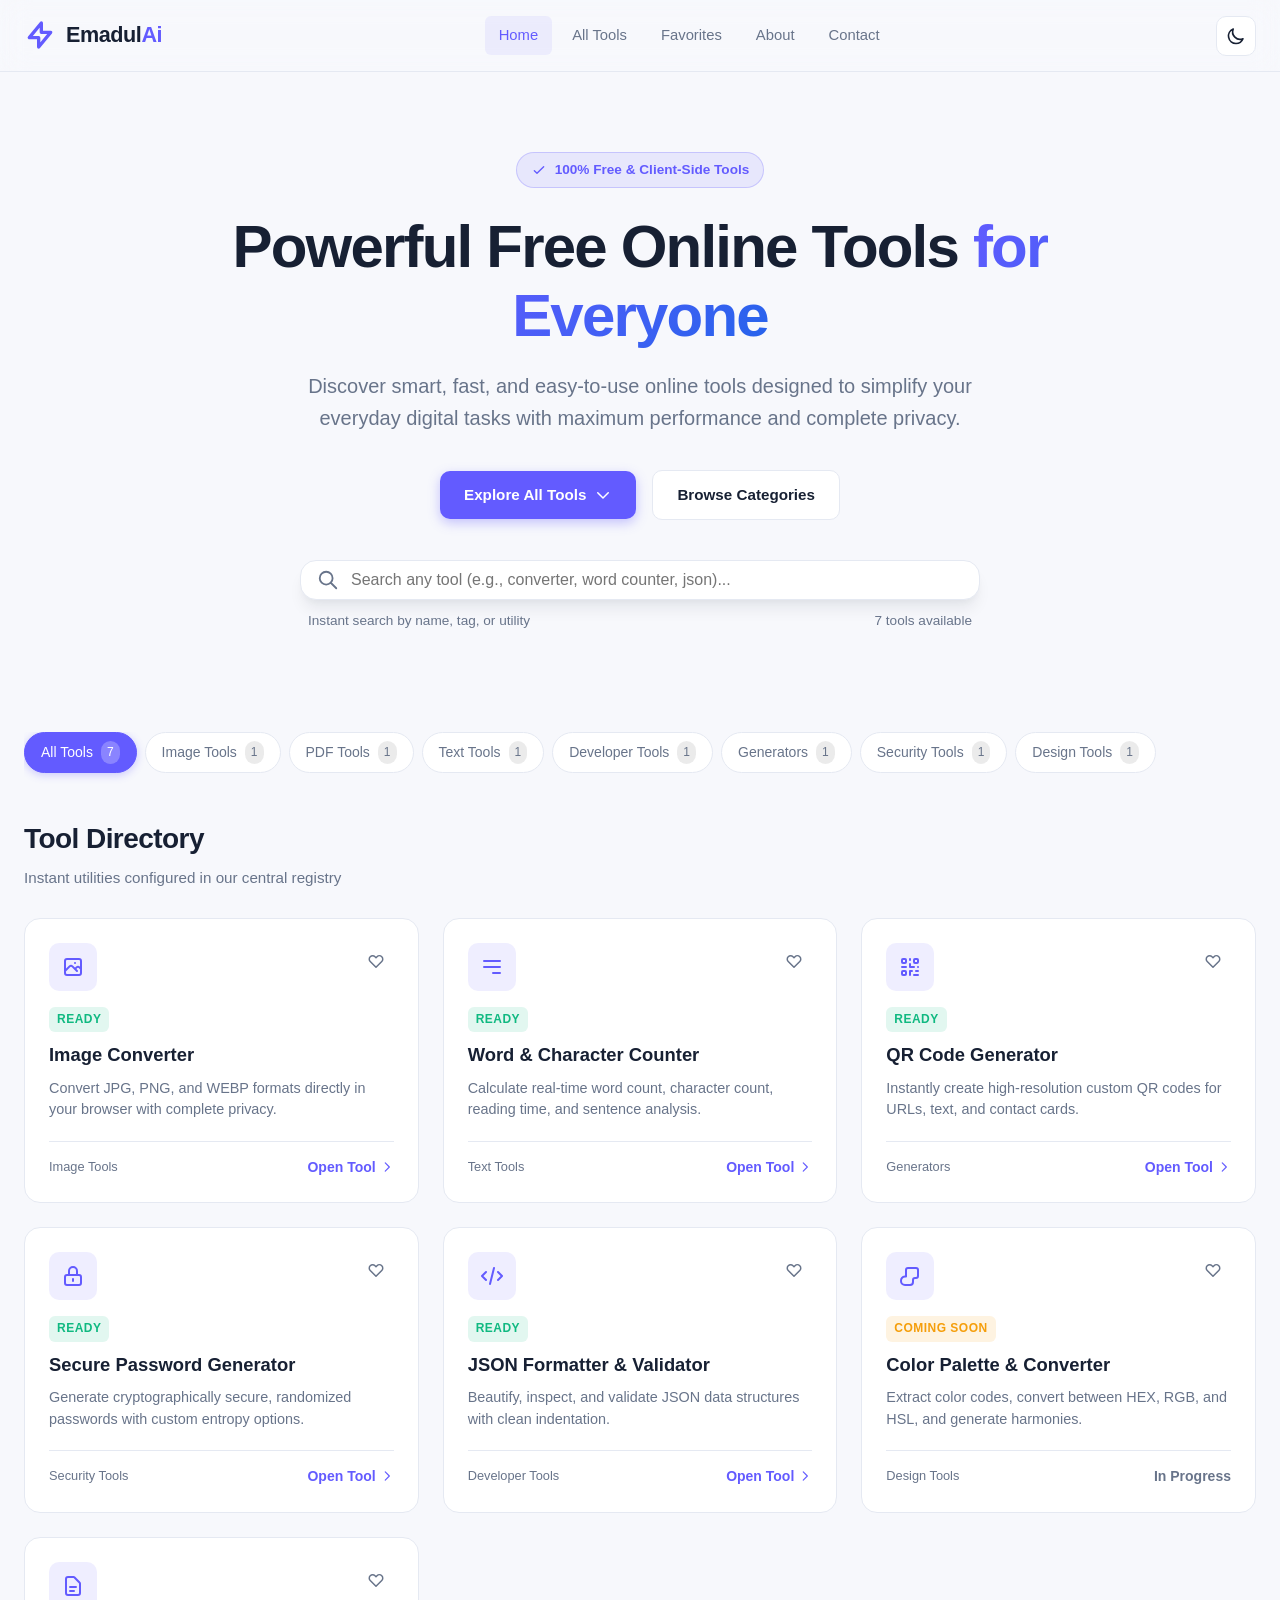
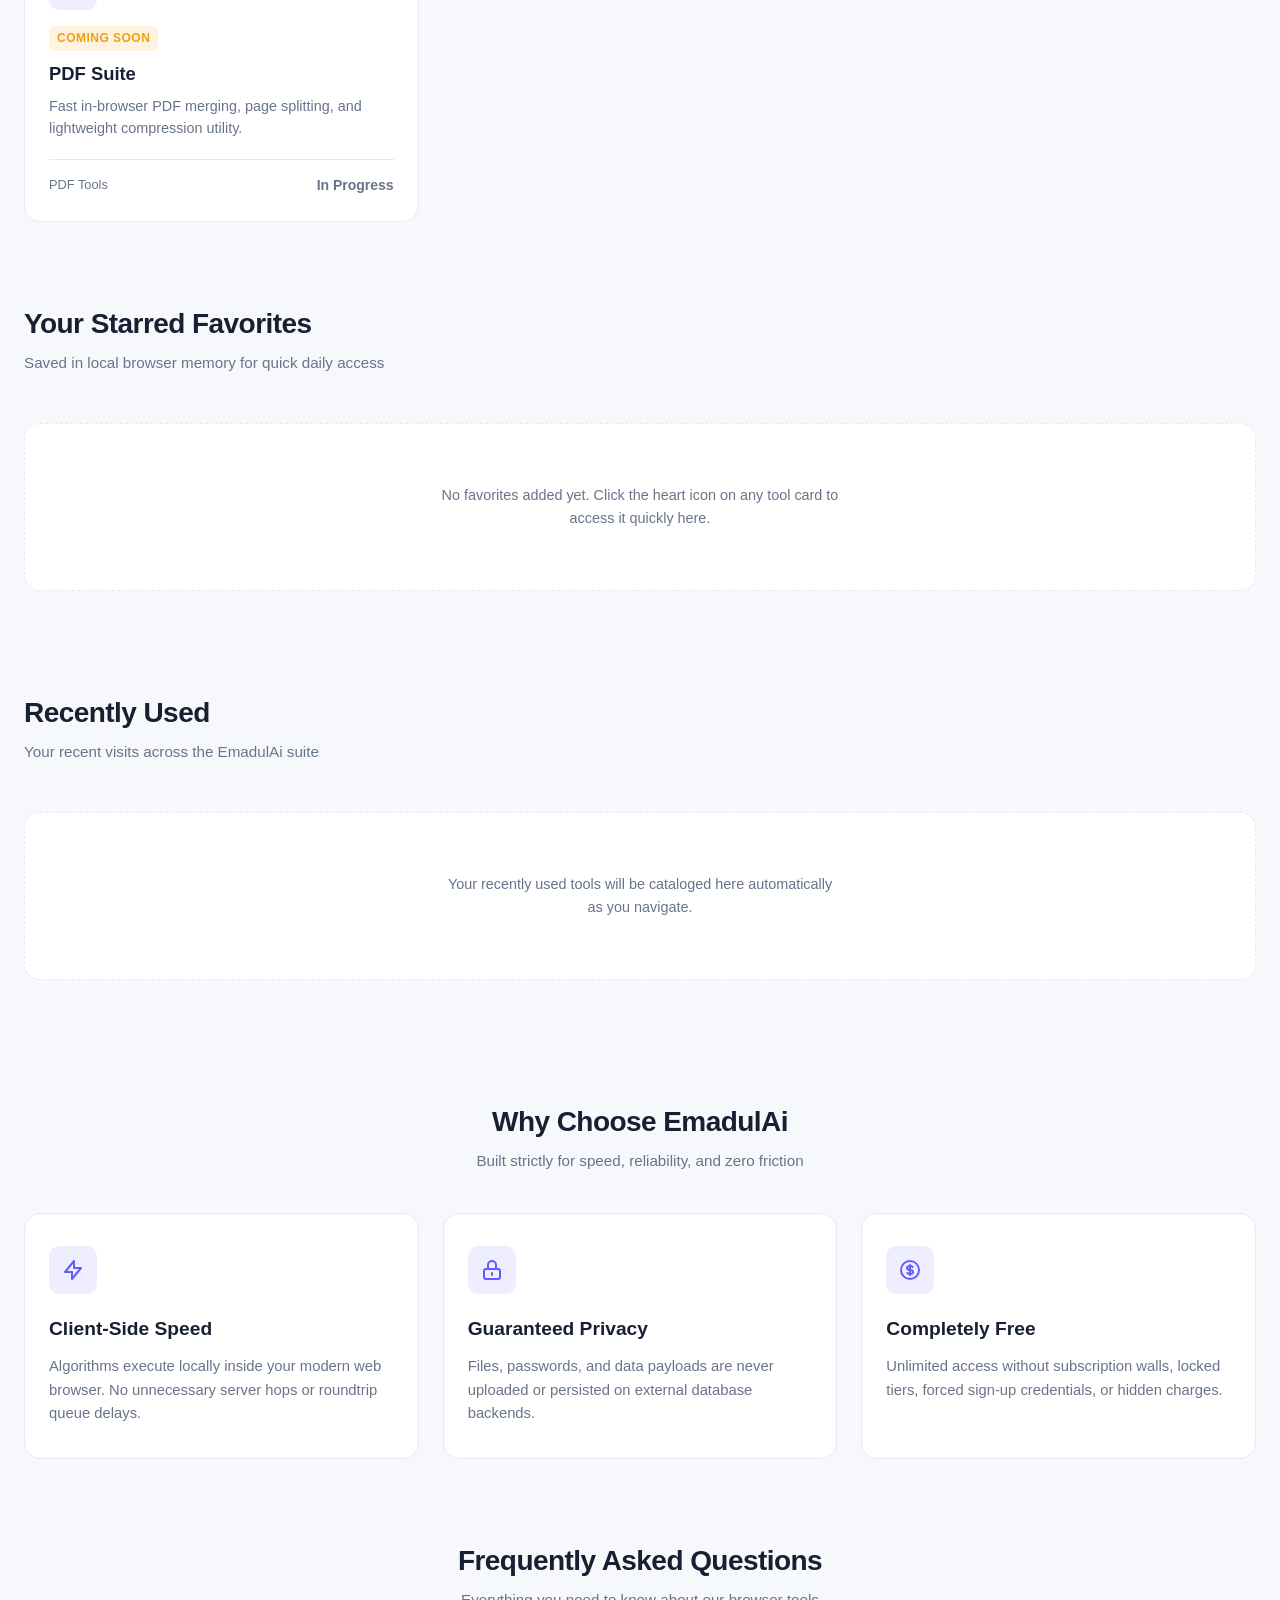
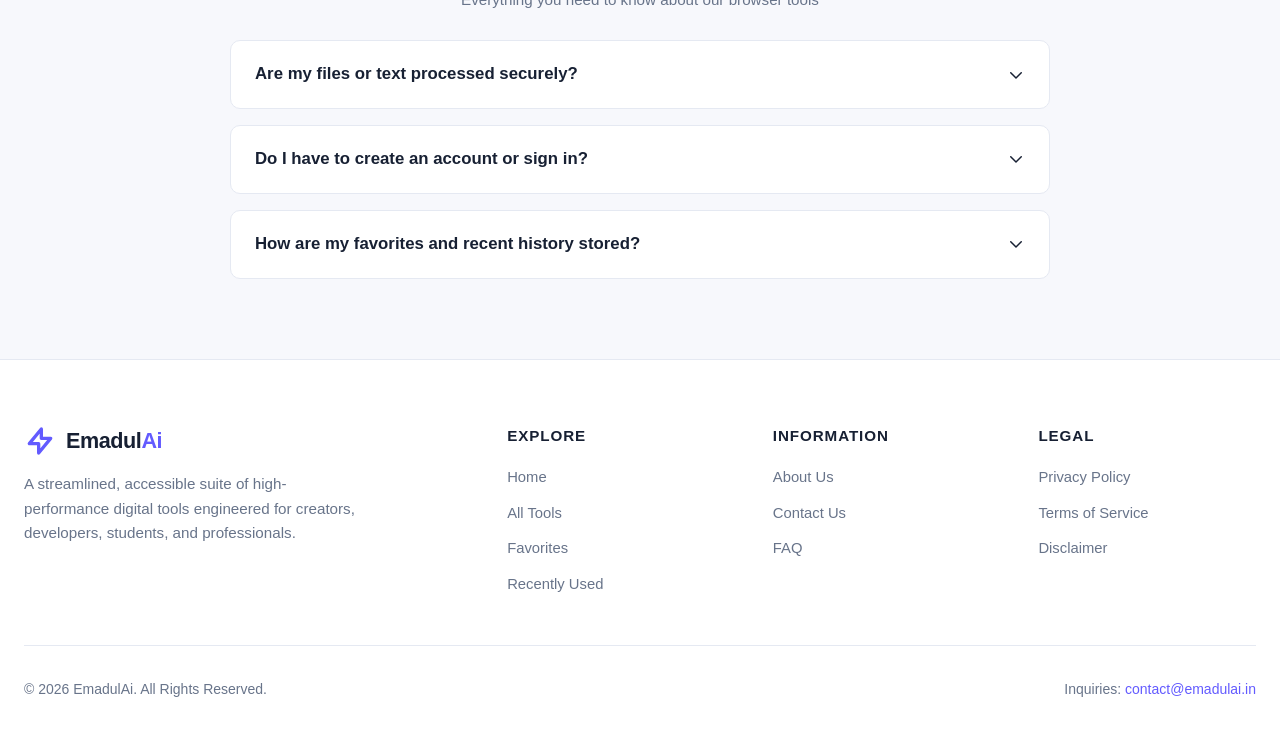
<file: index.html>
<!DOCTYPE html>
<html lang="en">
<head>
  <meta charset="UTF-8" />
  <meta name="viewport" content="width=device-width, initial-scale=1.0" />
  <title>EmadulAi — Powerful Free Online Tools for Everyone</title>
  <meta name="description" content="Discover smart, fast, and easy-to-use online tools designed to simplify your everyday digital tasks. High performance, zero cost, and complete privacy." />
  <link rel="canonical" href="https://emadulai.github.io/" />

  <!-- Open Graph -->
  <meta property="og:type" content="website" />
  <meta property="og:url" content="https://emadulai.github.io/" />
  <meta property="og:title" content="EmadulAi — Free Online Tools Suite" />
  <meta property="og:description" content="Convert images, inspect code, format text, and generate secure tokens directly in your browser." />
  <meta property="og:site_name" content="EmadulAi" />

  <!-- Twitter -->
  <meta name="twitter:card" content="summary_large_image" />
  <meta name="twitter:title" content="EmadulAi — Free Online Tools Suite" />
  <meta name="twitter:description" content="Modern, instant browser-based digital utilities." />

  <!-- Stylesheets -->
  <link rel="stylesheet" href="assets/css/style.css" />
  <link rel="stylesheet" href="assets/css/components.css" />

  <!-- Structured Data -->
  <script type="application/ld+json">
  {
    "@context": "https://schema.org",
    "@type": "WebApplication",
    "name": "EmadulAi",
    "url": "https://emadulai.github.io",
    "description": "Comprehensive suite of free browser-based online tools and utilities.",
    "applicationCategory": "UtilitiesApplication",
    "operatingSystem": "All"
  }
  </script>
</head>
<body>

  <!-- Off-Canvas Sidebar Drawer -->
  <div class="sidebar-overlay" id="sidebarOverlay"></div>
  <aside class="app-sidebar" id="appSidebar" aria-label="Sidebar Navigation">
    <div class="sidebar-header">
      <a href="index.html" class="brand-logo">
        <svg fill="none" viewBox="0 0 24 24" stroke="currentColor">
          <path stroke-linecap="round" stroke-linejoin="round" stroke-width="2.5" d="M13 10V3L4 14h7v7l9-11h-7z" />
        </svg>
        <span>Emadul<span class="ai">Ai</span></span>
      </a>
      <button class="icon-btn" id="sidebarCloseBtn" aria-label="Close Sidebar">
        <svg fill="none" viewBox="0 0 24 24" stroke="currentColor">
          <path stroke-linecap="round" stroke-linejoin="round" stroke-width="2" d="M6 18L18 6M6 6l12 12" />
        </svg>
      </button>
    </div>

    <div class="sidebar-body">
      <nav>
        <div class="sidebar-group-title">Platform</div>
        <ul class="sidebar-nav-list">
          <li>
            <a href="index.html" class="sidebar-link active">
              <span class="sidebar-link-content">
                <svg fill="none" viewBox="0 0 24 24" stroke="currentColor"><path stroke-linecap="round" stroke-linejoin="round" stroke-width="2" d="M3 12l2-2m0 0l7-7 7 7M5 10v10a1 1 0 001 1h3m10-11l2 2m-2-2v10a1 1 0 01-1 1h-3m-6 0a1 1 0 001-1v-4a1 1 0 011-1h2a1 1 0 011 1v4a1 1 0 001 1m-6 0h6"/></svg>
                Home
              </span>
            </a>
          </li>
          <li>
            <a href="#all-tools" class="sidebar-link">
              <span class="sidebar-link-content">
                <svg fill="none" viewBox="0 0 24 24" stroke="currentColor"><path stroke-linecap="round" stroke-linejoin="round" stroke-width="2" d="M4 6a2 2 0 012-2h2a2 2 0 012 2v2a2 2 0 01-2 2H6a2 2 0 01-2-2V6zM14 6a2 2 0 012-2h2a2 2 0 012 2v2a2 2 0 01-2 2h-2a2 2 0 01-2-2V6zM4 16a2 2 0 012-2h2a2 2 0 012 2v2a2 2 0 01-2 2H6a2 2 0 01-2-2v-2zM14 16a2 2 0 012-2h2a2 2 0 012 2v2a2 2 0 01-2 2h-2a2 2 0 01-2-2v-2z"/></svg>
                All Tools
              </span>
            </a>
          </li>
          <li>
            <a href="#favorites-section" class="sidebar-link">
              <span class="sidebar-link-content">
                <svg fill="none" viewBox="0 0 24 24" stroke="currentColor"><path stroke-linecap="round" stroke-linejoin="round" stroke-width="2" d="M4.318 6.318a4.5 4.5 0 000 6.364L12 20.364l7.682-7.682a4.5 4.5 0 00-6.364-6.364L12 7.636l-1.318-1.318a4.5 4.5 0 00-6.364 0z"/></svg>
                Favorites
              </span>
            </a>
          </li>
        </ul>
      </nav>

      <nav>
        <div class="sidebar-group-title">Company & Legal</div>
        <ul class="sidebar-nav-list">
          <li><a href="pages/about.html" class="sidebar-link">About Us</a></li>
          <li><a href="pages/contact.html" class="sidebar-link">Contact</a></li>
          <li><a href="pages/privacy-policy.html" class="sidebar-link">Privacy Policy</a></li>
          <li><a href="pages/terms.html" class="sidebar-link">Terms of Service</a></li>
          <li><a href="pages/disclaimer.html" class="sidebar-link">Disclaimer</a></li>
          <li><a href="pages/faq.html" class="sidebar-link">FAQ</a></li>
        </ul>
      </nav>
    </div>
  </aside>

  <!-- Sticky Header -->
  <header class="site-header">
    <div class="container header-container">
      <div class="header-left">
        <button class="icon-btn mobile-toggle" id="sidebarToggleBtn" aria-label="Open Navigation Menu">
          <svg fill="none" viewBox="0 0 24 24" stroke="currentColor">
            <path stroke-linecap="round" stroke-linejoin="round" stroke-width="2" d="M4 6h16M4 12h16M4 18h16" />
          </svg>
        </button>
        <a href="index.html" class="brand-logo">
          <svg fill="none" viewBox="0 0 24 24" stroke="currentColor">
            <path stroke-linecap="round" stroke-linejoin="round" stroke-width="2.5" d="M13 10V3L4 14h7v7l9-11h-7z" />
          </svg>
          <span>Emadul<span class="ai">Ai</span></span>
        </a>
      </div>

      <nav class="desktop-nav">
        <a href="index.html" class="nav-link active">Home</a>
        <a href="#all-tools" class="nav-link">All Tools</a>
        <a href="#favorites-section" class="nav-link">Favorites</a>
        <a href="pages/about.html" class="nav-link">About</a>
        <a href="pages/contact.html" class="nav-link">Contact</a>
      </nav>

      <div class="header-actions">
        <button class="icon-btn" id="themeToggleBtn" aria-label="Toggle Color Theme" title="Toggle Theme">
          <svg fill="none" viewBox="0 0 24 24" stroke="currentColor">
            <path stroke-linecap="round" stroke-linejoin="round" stroke-width="2" d="M20.354 15.354A9 9 0 018.646 3.646 9.003 9.003 0 0012 21a9.003 9.003 0 008.354-5.646z" />
          </svg>
        </button>
      </div>
    </div>
  </header>

  <!-- Main Workspace -->
  <main>
    <!-- Hero Section -->
    <section class="hero-section">
      <div class="container">
        <div class="hero-pill">
          <svg fill="none" viewBox="0 0 24 24" stroke="currentColor"><path stroke-linecap="round" stroke-linejoin="round" stroke-width="2" d="M5 13l4 4L19 7"/></svg>
          100% Free & Client-Side Tools
        </div>
        <h1 class="hero-title">Powerful Free Online Tools <span>for Everyone</span></h1>
        <p class="hero-description">Discover smart, fast, and easy-to-use online tools designed to simplify your everyday digital tasks with maximum performance and complete privacy.</p>
        
        <div class="hero-actions">
          <a href="#all-tools" class="btn btn-primary">
            Explore All Tools
            <svg fill="none" viewBox="0 0 24 24" stroke="currentColor"><path stroke-linecap="round" stroke-linejoin="round" stroke-width="2" d="M19 9l-7 7-7-7"/></svg>
          </a>
          <a href="#categories-nav" class="btn btn-secondary">Browse Categories</a>
        </div>

        <!-- Global Search Bar -->
        <div class="search-wrapper">
          <div class="search-box">
            <svg class="search-icon-left" fill="none" viewBox="0 0 24 24" stroke="currentColor">
              <path stroke-linecap="round" stroke-linejoin="round" stroke-width="2" d="M21 21l-6-6m2-5a7 7 0 11-14 0 7 7 0 0114 0z" />
            </svg>
            <input type="text" id="globalSearchInput" class="search-input" placeholder="Search any tool (e.g., converter, word counter, json)..." aria-label="Search tools" />
            <button class="search-clear-btn" id="searchClearBtn" aria-label="Clear Search Input">
              <svg fill="none" viewBox="0 0 24 24" stroke="currentColor">
                <path stroke-linecap="round" stroke-linejoin="round" stroke-width="2" d="M6 18L18 6M6 6l12 12" />
              </svg>
            </button>
          </div>
          <div class="search-meta">
            <span>Instant search by name, tag, or utility</span>
            <span id="searchResultsCount"></span>
          </div>
        </div>
      </div>
    </section>

    <!-- Main All Tools Section -->
    <section class="container" id="all-tools" style="padding-top: 40px;">
      <div id="categories-nav"></div>
      <div class="category-filter-bar" id="categoryFilterBar"></div>

      <div class="section-header">
        <div class="section-title-wrap">
          <h2>Tool Directory</h2>
          <p>Instant utilities configured in our central registry</p>
        </div>
      </div>

      <div class="tools-grid" id="toolsGridContainer"></div>
    </section>

    <!-- Favorites Section -->
    <section class="container" id="favorites-section" style="padding-top: 40px;">
      <div class="section-header">
        <div class="section-title-wrap">
          <h2>Your Starred Favorites</h2>
          <p>Saved in local browser memory for quick daily access</p>
        </div>
      </div>
      <div class="tools-grid" id="favoritesGridContainer"></div>
    </section>

    <!-- Recently Used Section -->
    <section class="container" id="recent-section" style="padding-top: 40px;">
      <div class="section-header">
        <div class="section-title-wrap">
          <h2>Recently Used</h2>
          <p>Your recent visits across the EmadulAi suite</p>
        </div>
      </div>
      <div class="tools-grid" id="recentGridContainer"></div>
    </section>

    <!-- Why Choose EmadulAi -->
    <section class="container" style="padding-top: 60px;">
      <div class="section-header" style="text-align: center; justify-content: center;">
        <div class="section-title-wrap">
          <h2>Why Choose EmadulAi</h2>
          <p>Built strictly for speed, reliability, and zero friction</p>
        </div>
      </div>

      <div class="features-grid">
        <div class="feature-box">
          <div class="feature-icon">
            <svg fill="none" viewBox="0 0 24 24" stroke="currentColor"><path stroke-linecap="round" stroke-linejoin="round" stroke-width="2" d="M13 10V3L4 14h7v7l9-11h-7z"/></svg>
          </div>
          <h3>Client-Side Speed</h3>
          <p>Algorithms execute locally inside your modern web browser. No unnecessary server hops or roundtrip queue delays.</p>
        </div>

        <div class="feature-box">
          <div class="feature-icon">
            <svg fill="none" viewBox="0 0 24 24" stroke="currentColor"><path stroke-linecap="round" stroke-linejoin="round" stroke-width="2" d="M12 15v2m-6 4h12a2 2 0 002-2v-6a2 2 0 00-2-2H6a2 2 0 00-2 2v6a2 2 0 002 2zm10-10V7a4 4 0 00-8 0v4h8z"/></svg>
          </div>
          <h3>Guaranteed Privacy</h3>
          <p>Files, passwords, and data payloads are never uploaded or persisted on external database backends.</p>
        </div>

        <div class="feature-box">
          <div class="feature-icon">
            <svg fill="none" viewBox="0 0 24 24" stroke="currentColor"><path stroke-linecap="round" stroke-linejoin="round" stroke-width="2" d="M12 8c-1.657 0-3 .895-3 2s1.343 2 3 2 3 .895 3 2-1.343 2-3 2m0-8c1.11 0 2.08.402 2.599 1M12 8V7m0 1v8m0 0v1m0-1c-1.11 0-2.08-.402-2.599-1M21 12a9 9 0 11-18 0 9 9 0 0118 0z"/></svg>
          </div>
          <h3>Completely Free</h3>
          <p>Unlimited access without subscription walls, locked tiers, forced sign-up credentials, or hidden charges.</p>
        </div>
      </div>
    </section>

    <!-- FAQ Section -->
    <section class="container">
      <div class="section-header" style="text-align: center; justify-content: center;">
        <div class="section-title-wrap">
          <h2>Frequently Asked Questions</h2>
          <p>Everything you need to know about our browser tools</p>
        </div>
      </div>

      <div class="faq-list">
        <div class="faq-item">
          <button class="faq-question">
            Are my files or text processed securely?
            <svg fill="none" viewBox="0 0 24 24" stroke="currentColor"><path stroke-linecap="round" stroke-linejoin="round" stroke-width="2" d="M19 9l-7 7-7-7"/></svg>
          </button>
          <div class="faq-answer">
            Yes. EmadulAi runs directly inside your browser using standard client-side Web APIs (HTML5 Canvas, FileReader, Web Crypto). Your data never leaves your device.
          </div>
        </div>

        <div class="faq-item">
          <button class="faq-question">
            Do I have to create an account or sign in?
            <svg fill="none" viewBox="0 0 24 24" stroke="currentColor"><path stroke-linecap="round" stroke-linejoin="round" stroke-width="2" d="M19 9l-7 7-7-7"/></svg>
          </button>
          <div class="faq-answer">
            No registration or account creation is required. Every tool is immediately available without entering credentials or personal information.
          </div>
        </div>

        <div class="faq-item">
          <button class="faq-question">
            How are my favorites and recent history stored?
            <svg fill="none" viewBox="0 0 24 24" stroke="currentColor"><path stroke-linecap="round" stroke-linejoin="round" stroke-width="2" d="M19 9l-7 7-7-7"/></svg>
          </button>
          <div class="faq-answer">
            Favorites and recently visited records are preserved solely in your local browser storage (`localStorage`). No tracking data is sent to external servers.
          </div>
        </div>
      </div>
    </section>
  </main>

  <!-- Multi-column Footer -->
  <footer class="site-footer">
    <div class="container">
      <div class="footer-grid">
        <div class="footer-brand">
          <a href="index.html" class="brand-logo">
            <svg fill="none" viewBox="0 0 24 24" stroke="currentColor">
              <path stroke-linecap="round" stroke-linejoin="round" stroke-width="2.5" d="M13 10V3L4 14h7v7l9-11h-7z" />
            </svg>
            <span>Emadul<span class="ai">Ai</span></span>
          </a>
          <p>A streamlined, accessible suite of high-performance digital tools engineered for creators, developers, students, and professionals.</p>
        </div>

        <div class="footer-column">
          <h3>Explore</h3>
          <ul>
            <li><a href="index.html">Home</a></li>
            <li><a href="#all-tools">All Tools</a></li>
            <li><a href="#favorites-section">Favorites</a></li>
            <li><a href="#recent-section">Recently Used</a></li>
          </ul>
        </div>

        <div class="footer-column">
          <h3>Information</h3>
          <ul>
            <li><a href="pages/about.html">About Us</a></li>
            <li><a href="pages/contact.html">Contact Us</a></li>
            <li><a href="pages/faq.html">FAQ</a></li>
          </ul>
        </div>

        <div class="footer-column">
          <h3>Legal</h3>
          <ul>
            <li><a href="pages/privacy-policy.html">Privacy Policy</a></li>
            <li><a href="pages/terms.html">Terms of Service</a></li>
            <li><a href="pages/disclaimer.html">Disclaimer</a></li>
          </ul>
        </div>
      </div>

      <div class="footer-bottom">
        <p>&copy; 2026 EmadulAi. All Rights Reserved.</p>
        <p>Inquiries: <a href="mailto:contact@emadulai.in" style="color: var(--color-primary);">contact@emadulai.in</a></p>
      </div>
    </div>
  </footer>

  <!-- Scripts -->
  <script src="assets/js/tools.js"></script>
  <script src="assets/js/app.js"></script>
</body>
</html>
</file>
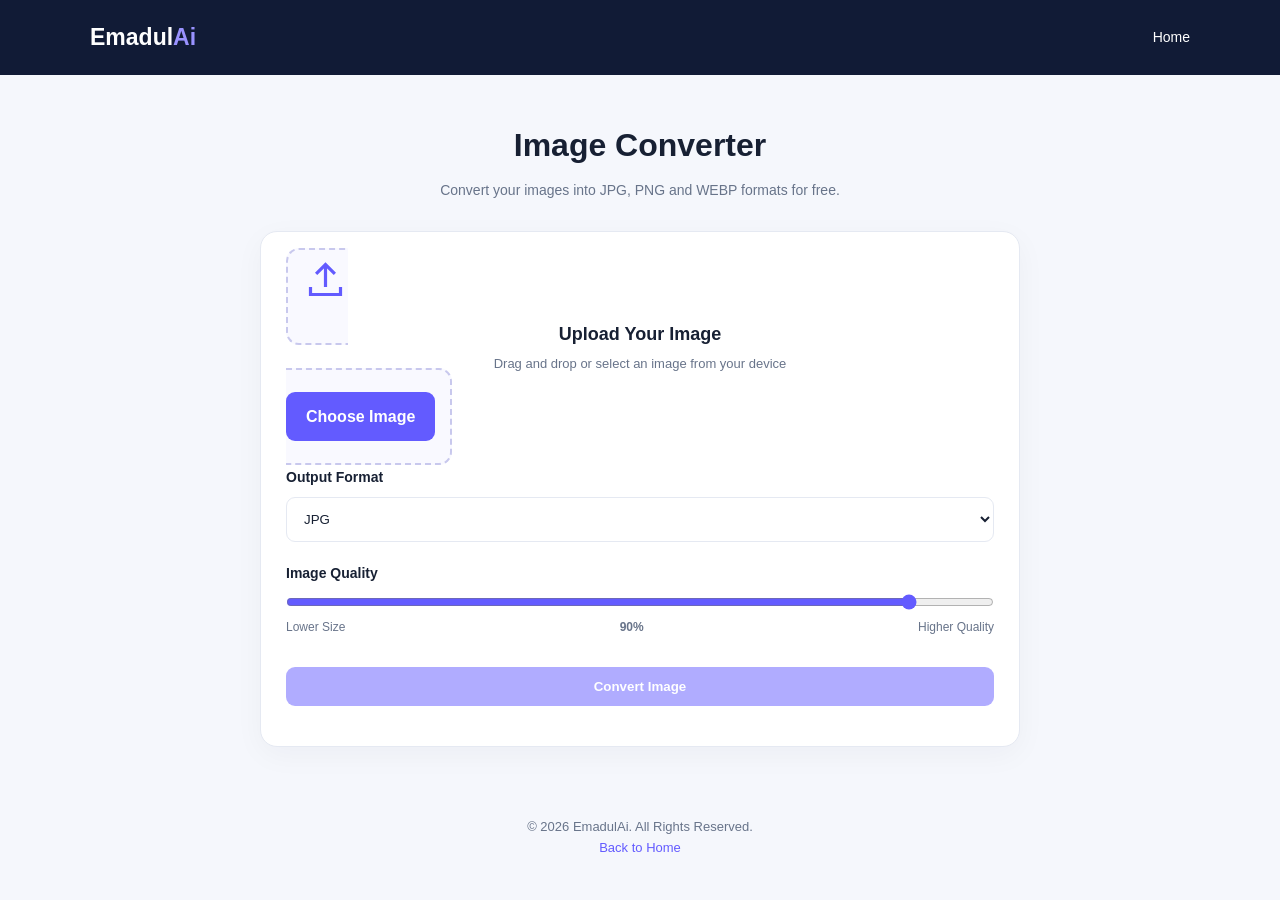
<file: image-converter.html>
<!DOCTYPE html>
<html lang="en">
<head>
<meta charset="UTF-8">
<meta name="viewport" content="width=device-width, initial-scale=1.0">
<meta name="theme-color" content="#111b36">
<title>Image Converter - EmadulAi</title>
<meta name="description" content="Convert JPG, PNG and WEBP images online for free with EmadulAi Image Converter.">

<style>
:root {
  --bg:#f5f7fc;
  --card:#fff;
  --text:#172033;
  --muted:#68748a;
  --border:#e5e9f2;
  --primary:#635bff;
}
*{box-sizing:border-box;margin:0;padding:0}
body{
  font-family:Arial,sans-serif;
  background:var(--bg);
  color:var(--text);
  line-height:1.6;
}
header{
  background:#111b36;
  color:white;
  padding:19px 5%;
}
.nav{
  max-width:1100px;
  margin:auto;
  display:flex;
  justify-content:space-between;
  align-items:center;
}
.logo{font-size:23px;font-weight:800}
.logo span{color:#9992ff}
.nav a{color:white;text-decoration:none;font-size:14px}
.container{
  width:min(760px,92%);
  margin:45px auto;
}
.heading{text-align:center;margin-bottom:30px}
.heading h1{font-size:32px;margin-bottom:8px}
.heading p{color:var(--muted);font-size:14px}
.converter{
  background:var(--card);
  border:1px solid var(--border);
  padding:25px;
  border-radius:17px;
  box-shadow:0 8px 30px #1720330a;
}
.upload{
  border:2px dashed #c8c8ed;
  border-radius:13px;
  padding:38px 15px;
  text-align:center;
  background:#f9f9ff;
  cursor:pointer;
}
.upload svg{width:45px;height:45px;color:var(--primary)}
.upload h3{margin:10px 0 5px;font-size:18px}
.upload p{font-size:13px;color:var(--muted)}
.upload input{display:none}
.select-btn,.convert-btn,.download-btn{
  display:inline-block;
  border:0;
  border-radius:9px;
  background:var(--primary);
  color:white;
  padding:12px 20px;
  font-weight:700;
  cursor:pointer;
  text-decoration:none;
}
.select-btn{margin-top:17px}
.settings{margin-top:25px}
.field{margin-bottom:20px}
.field label{
  display:block;
  font-size:14px;
  font-weight:700;
  margin-bottom:8px;
}
select{
  width:100%;
  padding:13px;
  border:1px solid var(--border);
  border-radius:9px;
  background:white;
  color:#172033;
}
input[type=range]{width:100%;accent-color:var(--primary)}
.quality-info{
  display:flex;
  justify-content:space-between;
  color:var(--muted);
  font-size:12px;
}
.preview{
  display:none;
  margin-top:24px;
  text-align:center;
}
.preview img{
  display:block;
  max-width:100%;
  max-height:300px;
  margin:15px auto;
  border-radius:10px;
  object-fit:contain;
}
.file-info{
  background:#f1f3fa;
  padding:12px;
  border-radius:9px;
  font-size:13px;
  overflow-wrap:anywhere;
}
.convert-btn{width:100%;margin-top:10px}
.convert-btn:disabled{opacity:.5;cursor:not-allowed}
.result{
  display:none;
  margin-top:22px;
  padding:18px;
  border:1px solid #b9e4ca;
  border-radius:12px;
  background:#f0fff5;
  text-align:center;
}
.result h3{color:#167443}
.result p{font-size:13px;color:#456454;margin:8px 0 15px}
.download-btn{background:#16834b}
.message{
  margin-top:15px;
  font-size:13px;
  color:#dc2626;
  text-align:center;
}
footer{
  text-align:center;
  padding:25px;
  color:var(--muted);
  font-size:13px;
}
footer a{color:var(--primary);text-decoration:none}
@media(max-width:500px){
  .heading h1{font-size:26px}
  .converter{padding:17px}
  .upload{padding:28px 10px}
}
</style>
</head>

<body>

<header>
  <div class="nav">
    <div class="logo">Emadul<span>Ai</span></div>
    <a href="index.html">Home</a>
  </div>
</header>

<main class="container">

  <div class="heading">
    <h1>Image Converter</h1>
    <p>Convert your images into JPG, PNG and WEBP formats for free.</p>
  </div>

  <section class="converter">

    <label class="upload" for="imageInput" id="dropArea">
      <svg viewBox="0 0 24 24" fill="none"
        stroke="currentColor" stroke-width="1.7">
        <path d="M12 16V4m-5 5 5-5 5 5"/>
        <path d="M4 16v4h16v-4"/>
      </svg>
      <h3>Upload Your Image</h3>
      <p>Drag and drop or select an image from your device</p>
      <span class="select-btn">Choose Image</span>
      <input type="file" id="imageInput" accept="image/jpeg,image/png,image/webp">
    </label>

    <div class="preview" id="preview">
      <h3>Image Preview</h3>
      <img id="previewImage" alt="Selected image preview">
      <div class="file-info" id="fileInfo"></div>
    </div>

    <div class="settings">

      <div class="field">
        <label for="format">Output Format</label>
        <select id="format">
          <option value="image/jpeg">JPG</option>
          <option value="image/png">PNG</option>
          <option value="image/webp">WEBP</option>
        </select>
      </div>

      <div class="field">
        <label for="quality">Image Quality</label>
        <input type="range" id="quality"
          min="10" max="100" value="90">
        <div class="quality-info">
          <span>Lower Size</span>
          <strong id="qualityValue">90%</strong>
          <span>Higher Quality</span>
        </div>
      </div>

      <button class="convert-btn" id="convertBtn" disabled>
        Convert Image
      </button>

      <div class="message" id="message" role="alert"></div>

      <div class="result" id="result">
        <h3>Conversion Successful!</h3>
        <p id="resultInfo"></p>
        <a id="downloadBtn" class="download-btn" href="#" download>
          Download Image
        </a>
      </div>

    </div>
  </section>

</main>

<footer>
  <p>© 2026 EmadulAi. All Rights Reserved.</p>
  <p><a href="index.html">Back to Home</a></p>
</footer>

<script>
const imageInput = document.getElementById("imageInput");
const preview = document.getElementById("preview");
const previewImage = document.getElementById("previewImage");
const fileInfo = document.getElementById("fileInfo");
const format = document.getElementById("format");
const quality = document.getElementById("quality");
const qualityValue = document.getElementById("qualityValue");
const convertBtn = document.getElementById("convertBtn");
const result = document.getElementById("result");
const message = document.getElementById("message");
const downloadBtn = document.getElementById("downloadBtn");
const resultInfo = document.getElementById("resultInfo");
const dropArea = document.getElementById("dropArea");

let selectedImage = null;
let previewURL = null;
let convertedURL = null;

function clearResult(){
  result.style.display = "none";
  message.textContent = "";

  if(convertedURL){
    URL.revokeObjectURL(convertedURL);
    convertedURL = null;
  }
}

function loadFile(file){
  clearResult();

  if(!file) return;

  const allowed = [
    "image/jpeg",
    "image/png",
    "image/webp"
  ];

  if(!allowed.includes(file.type)){
    message.textContent = "Please select a JPG, PNG or WEBP image.";
    return;
  }

  if(file.size > 20 * 1024 * 1024){
    message.textContent = "Maximum file size is 20 MB.";
    return;
  }

  selectedImage = file;

  if(previewURL){
    URL.revokeObjectURL(previewURL);
  }

  previewURL = URL.createObjectURL(file);
  previewImage.src = previewURL;

  fileInfo.textContent =
    file.name + " | " + (file.size / 1024).toFixed(1) + " KB";

  preview.style.display = "block";
  convertBtn.disabled = false;
}

imageInput.addEventListener("change", function(){
  loadFile(this.files[0]);
});

quality.addEventListener("input", function(){
  qualityValue.textContent = this.value + "%";
  clearResult();
});

format.addEventListener("change", clearResult);

dropArea.addEventListener("dragover", function(event){
  event.preventDefault();
  dropArea.style.borderColor = "#635bff";
});

dropArea.addEventListener("dragleave", function(){
  dropArea.style.borderColor = "#c8c8ed";
});

dropArea.addEventListener("drop", function(event){
  event.preventDefault();
  dropArea.style.borderColor = "#c8c8ed";
  loadFile(event.dataTransfer.files[0]);
});

convertBtn.addEventListener("click", function(){

  if(!selectedImage) return;

  clearResult();
  convertBtn.disabled = true;
  convertBtn.textContent = "Converting...";

  const image = new Image();

  image.onload = function(){

    try {
      const canvas = document.createElement("canvas");
      const context = canvas.getContext("2d");

      canvas.width = image.naturalWidth;
      canvas.height = image.naturalHeight;

      if(format.value === "image/jpeg"){
        context.fillStyle = "#ffffff";
        context.fillRect(0, 0, canvas.width, canvas.height);
      }

      context.drawImage(image, 0, 0);

      canvas.toBlob(function(blob){

        if(!blob){
          message.textContent = "Conversion failed. Try another image.";
          convertBtn.disabled = false;
          convertBtn.textContent = "Convert Image";
          return;
        }

        convertedURL = URL.createObjectURL(blob);

        const extensions = {
          "image/jpeg": "jpg",
          "image/png": "png",
          "image/webp": "webp"
        };

        const originalName =
          selectedImage.name.replace(/\.[^/.]+$/, "");

        const fileName =
          originalName + "-converted." + extensions[format.value];

        downloadBtn.href = convertedURL;
        downloadBtn.download = fileName;

        resultInfo.textContent =
          "Original: " +
          (selectedImage.size / 1024).toFixed(1) +
          " KB | Converted: " +
          (blob.size / 1024).toFixed(1) +
          " KB | " +
          canvas.width + " × " + canvas.height + " px";

        result.style.display = "block";
        convertBtn.disabled = false;
        convertBtn.textContent = "Convert Again";

      }, format.value, Number(quality.value) / 100);

    } catch(error){
      message.textContent = "Unable to convert this image.";
      convertBtn.disabled = false;
      convertBtn.textContent = "Convert Image";
    }
  };

  image.onerror = function(){
    message.textContent = "Unable to read this image.";
    convertBtn.disabled = false;
    convertBtn.textContent = "Convert Image";
  };

  image.src = previewURL;
});
</script>

</body>
</html>
</file>
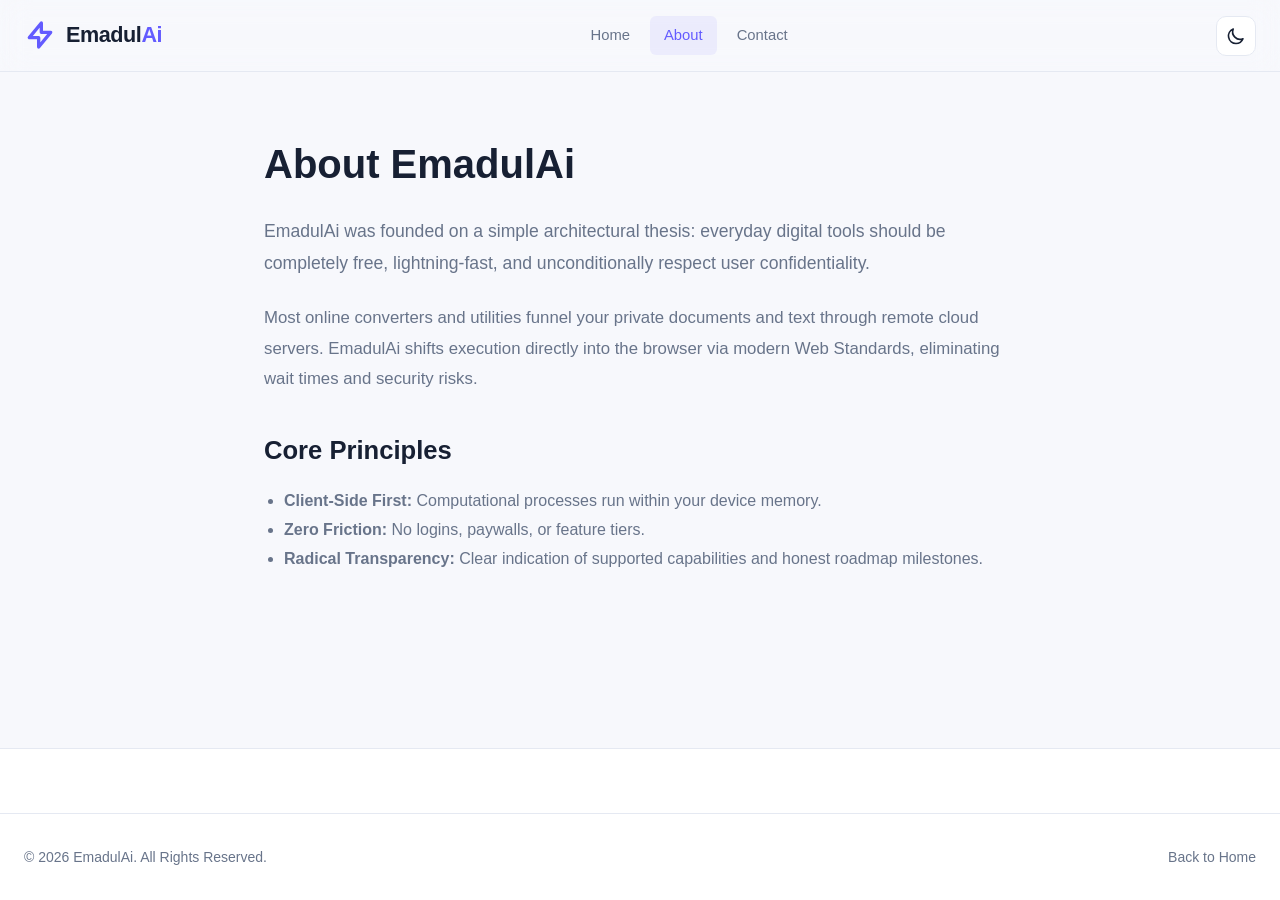
<file: pages/about.html>
<!DOCTYPE html>
<html lang="en">
<head>
  <meta charset="UTF-8" />
  <meta name="viewport" content="width=device-width, initial-scale=1.0" />
  <title>About Us — EmadulAi</title>
  <meta name="description" content="Learn about the mission, engineering principles, and privacy-first standards of EmadulAi." />
  <link rel="stylesheet" href="../assets/css/style.css" />
  <link rel="stylesheet" href="../assets/css/components.css" />
</head>
<body>
  <header class="site-header">
    <div class="container header-container">
      <a href="../index.html" class="brand-logo">
        <svg fill="none" viewBox="0 0 24 24" stroke="currentColor"><path stroke-linecap="round" stroke-linejoin="round" stroke-width="2.5" d="M13 10V3L4 14h7v7l9-11h-7z" /></svg>
        <span>Emadul<span class="ai">Ai</span></span>
      </a>
      <nav class="desktop-nav">
        <a href="../index.html" class="nav-link">Home</a>
        <a href="about.html" class="nav-link active">About</a>
        <a href="contact.html" class="nav-link">Contact</a>
      </nav>
      <div class="header-actions">
        <button class="icon-btn" id="themeToggleBtn" aria-label="Toggle Theme"><svg fill="none" viewBox="0 0 24 24" stroke="currentColor"><path stroke-linecap="round" stroke-linejoin="round" stroke-width="2" d="M20.354 15.354A9 9 0 018.646 3.646 9.003 9.003 0 0012 21a9.003 9.003 0 008.354-5.646z" /></svg></button>
      </div>
    </div>
  </header>

  <main class="container" style="padding: 60px 24px; max-width: 800px;">
    <h1 style="font-size: 2.5rem; margin-bottom: 20px;">About EmadulAi</h1>
    <p style="color: var(--color-text-muted); font-size: 1.1rem; line-height: 1.8; margin-bottom: 24px;">
      EmadulAi was founded on a simple architectural thesis: everyday digital tools should be completely free, lightning-fast, and unconditionally respect user confidentiality.
    </p>
    <p style="color: var(--color-text-muted); font-size: 1.05rem; line-height: 1.8; margin-bottom: 24px;">
      Most online converters and utilities funnel your private documents and text through remote cloud servers. EmadulAi shifts execution directly into the browser via modern Web Standards, eliminating wait times and security risks.
    </p>
    <h2 style="font-size: 1.6rem; margin: 36px 0 16px;">Core Principles</h2>
    <ul style="color: var(--color-text-muted); line-height: 1.8; padding-left: 20px; list-style-type: disc;">
      <li><strong>Client-Side First:</strong> Computational processes run within your device memory.</li>
      <li><strong>Zero Friction:</strong> No logins, paywalls, or feature tiers.</li>
      <li><strong>Radical Transparency:</strong> Clear indication of supported capabilities and honest roadmap milestones.</li>
    </ul>
  </main>

  <footer class="site-footer">
    <div class="container footer-bottom">
      <p>&copy; 2026 EmadulAi. All Rights Reserved.</p>
      <a href="../index.html">Back to Home</a>
    </div>
  </footer>
  <script src="../assets/js/tools.js"></script>
  <script src="../assets/js/app.js"></script>
</body>
</html>
</file>
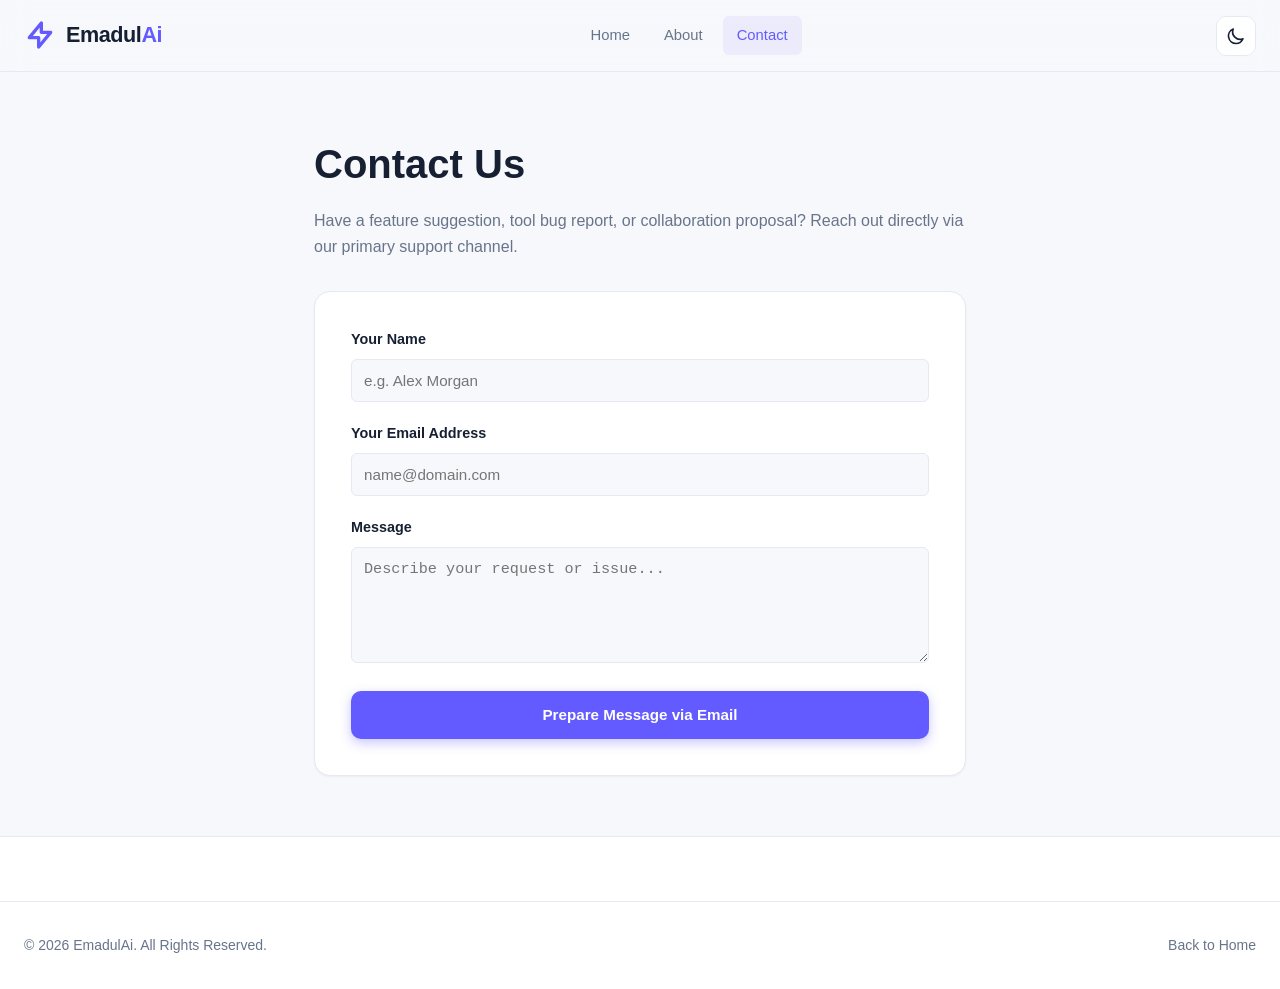
<file: pages/contact.html>
<!DOCTYPE html>
<html lang="en">
<head>
  <meta charset="UTF-8" />
  <meta name="viewport" content="width=device-width, initial-scale=1.0" />
  <title>Contact Us — EmadulAi</title>
  <meta name="description" content="Get in touch with the EmadulAi development and product support team." />
  <link rel="stylesheet" href="../assets/css/style.css" />
  <link rel="stylesheet" href="../assets/css/components.css" />
</head>
<body>
  <header class="site-header">
    <div class="container header-container">
      <a href="../index.html" class="brand-logo">
        <svg fill="none" viewBox="0 0 24 24" stroke="currentColor"><path stroke-linecap="round" stroke-linejoin="round" stroke-width="2.5" d="M13 10V3L4 14h7v7l9-11h-7z" /></svg>
        <span>Emadul<span class="ai">Ai</span></span>
      </a>
      <nav class="desktop-nav">
        <a href="../index.html" class="nav-link">Home</a>
        <a href="about.html" class="nav-link">About</a>
        <a href="contact.html" class="nav-link active">Contact</a>
      </nav>
      <div class="header-actions">
        <button class="icon-btn" id="themeToggleBtn" aria-label="Toggle Theme"><svg fill="none" viewBox="0 0 24 24" stroke="currentColor"><path stroke-linecap="round" stroke-linejoin="round" stroke-width="2" d="M20.354 15.354A9 9 0 018.646 3.646 9.003 9.003 0 0012 21a9.003 9.003 0 008.354-5.646z" /></svg></button>
      </div>
    </div>
  </header>

  <main class="container" style="padding: 60px 24px; max-width: 700px;">
    <h1 style="font-size: 2.5rem; margin-bottom: 12px;">Contact Us</h1>
    <p style="color: var(--color-text-muted); margin-bottom: 32px;">
      Have a feature suggestion, tool bug report, or collaboration proposal? Reach out directly via our primary support channel.
    </p>

    <div style="background-color: var(--color-surface); border: 1px solid var(--color-border); border-radius: var(--radius-lg); padding: 36px; box-shadow: var(--shadow-sm);">
      <form id="contactForm" onsubmit="event.preventDefault(); document.getElementById('contactFeedback').style.display='block';">
        <div style="margin-bottom: 20px;">
          <label style="display:block; font-weight:600; font-size:0.9rem; margin-bottom:8px;" for="cname">Your Name</label>
          <input type="text" id="cname" required style="width:100%; padding:12px; border-radius:var(--radius-sm); border:1px solid var(--color-border); background:var(--color-bg); color:var(--color-text); font-size:0.95rem;" placeholder="e.g. Alex Morgan" />
        </div>
        <div style="margin-bottom: 20px;">
          <label style="display:block; font-weight:600; font-size:0.9rem; margin-bottom:8px;" for="cemail">Your Email Address</label>
          <input type="email" id="cemail" required style="width:100%; padding:12px; border-radius:var(--radius-sm); border:1px solid var(--color-border); background:var(--color-bg); color:var(--color-text); font-size:0.95rem;" placeholder="name@domain.com" />
        </div>
        <div style="margin-bottom: 20px;">
          <label style="display:block; font-weight:600; font-size:0.9rem; margin-bottom:8px;" for="cmessage">Message</label>
          <textarea id="cmessage" rows="5" required style="width:100%; padding:12px; border-radius:var(--radius-sm); border:1px solid var(--color-border); background:var(--color-bg); color:var(--color-text); font-size:0.95rem;" placeholder="Describe your request or issue..."></textarea>
        </div>
        <button type="submit" class="btn btn-primary" style="width:100%;">Prepare Message via Email</button>
      </form>

      <div id="contactFeedback" style="display:none; margin-top:20px; padding:16px; border-radius:var(--radius-sm); background:rgba(99,91,255,0.1); border:1px solid var(--color-primary); color:var(--color-text); font-size:0.9rem;">
        To deliver your message without third-party tracking, please click here to send directly:
        <a id="mailtoLink" href="mailto:contact@emadulai.in" style="color:var(--color-primary); font-weight:600; text-decoration:underline;">Send to contact@emadulai.in</a>
      </div>
    </div>
  </main>

  <footer class="site-footer">
    <div class="container footer-bottom">
      <p>&copy; 2026 EmadulAi. All Rights Reserved.</p>
      <a href="../index.html">Back to Home</a>
    </div>
  </footer>
  <script src="../assets/js/tools.js"></script>
  <script src="../assets/js/app.js"></script>
</body>
</html>
</file>
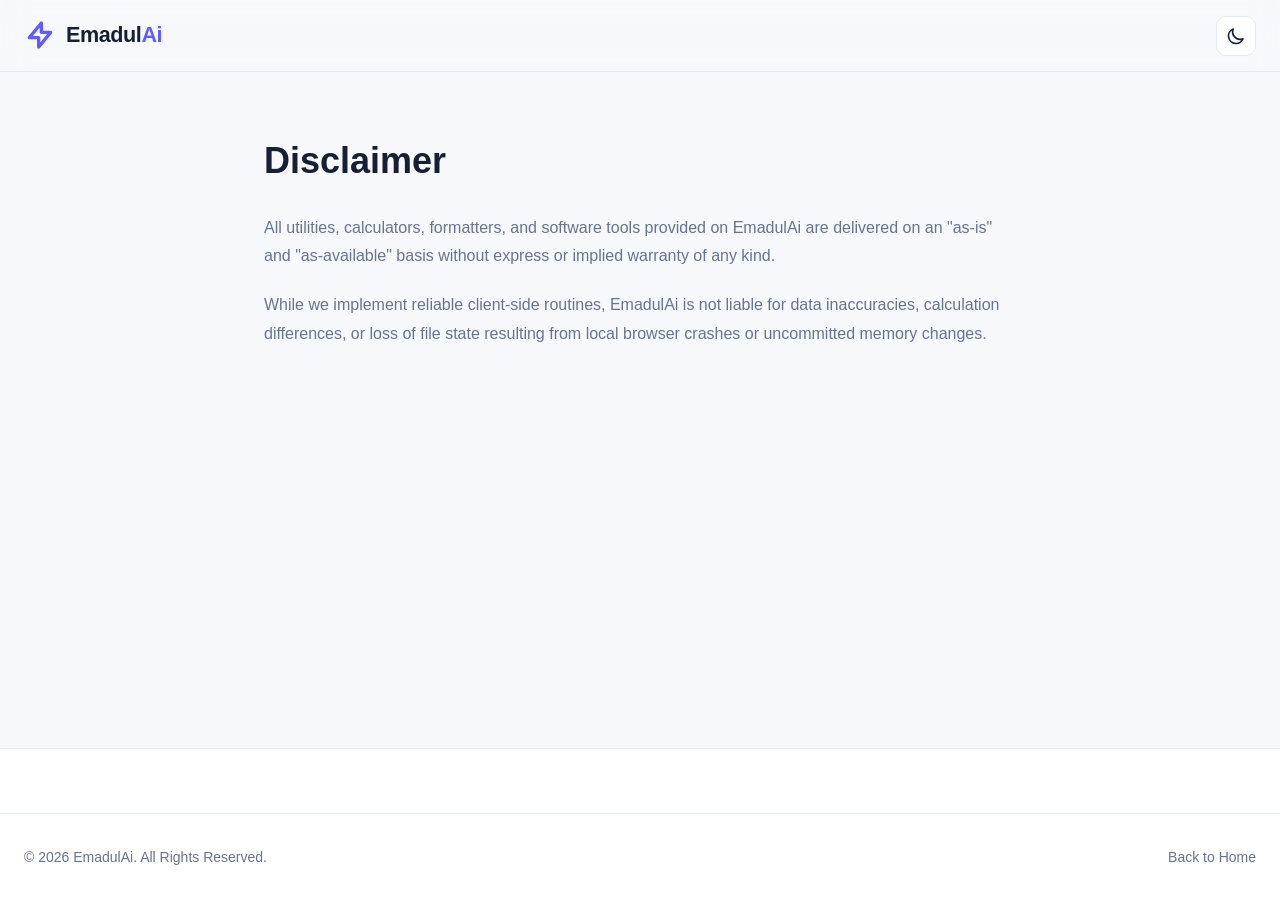
<file: pages/disclaimer.html>
<!DOCTYPE html>
<html lang="en">
<head>
  <meta charset="UTF-8" />
  <meta name="viewport" content="width=device-width, initial-scale=1.0" />
  <title>Disclaimer — EmadulAi</title>
  <link rel="stylesheet" href="../assets/css/style.css" />
  <link rel="stylesheet" href="../assets/css/components.css" />
</head>
<body>
  <header class="site-header">
    <div class="container header-container">
      <a href="../index.html" class="brand-logo">
        <svg fill="none" viewBox="0 0 24 24" stroke="currentColor"><path stroke-linecap="round" stroke-linejoin="round" stroke-width="2.5" d="M13 10V3L4 14h7v7l9-11h-7z" /></svg>
        <span>Emadul<span class="ai">Ai</span></span>
      </a>
      <div class="header-actions">
        <button class="icon-btn" id="themeToggleBtn" aria-label="Toggle Theme"><svg fill="none" viewBox="0 0 24 24" stroke="currentColor"><path stroke-linecap="round" stroke-linejoin="round" stroke-width="2" d="M20.354 15.354A9 9 0 018.646 3.646 9.003 9.003 0 0012 21a9.003 9.003 0 008.354-5.646z" /></svg></button>
      </div>
    </div>
  </header>

  <main class="container" style="padding: 60px 24px; max-width: 800px;">
    <h1 style="font-size: 2.25rem; margin-bottom: 24px;">Disclaimer</h1>
    <p style="color: var(--color-text-muted); line-height: 1.8; margin-bottom: 20px;">
      All utilities, calculators, formatters, and software tools provided on EmadulAi are delivered on an "as-is" and "as-available" basis without express or implied warranty of any kind.
    </p>
    <p style="color: var(--color-text-muted); line-height: 1.8; margin-bottom: 20px;">
      While we implement reliable client-side routines, EmadulAi is not liable for data inaccuracies, calculation differences, or loss of file state resulting from local browser crashes or uncommitted memory changes.
    </p>
  </main>

  <footer class="site-footer">
    <div class="container footer-bottom">
      <p>&copy; 2026 EmadulAi. All Rights Reserved.</p>
      <a href="../index.html">Back to Home</a>
    </div>
  </footer>
  <script src="../assets/js/tools.js"></script>
  <script src="../assets/js/app.js"></script>
</body>
</html>
</file>
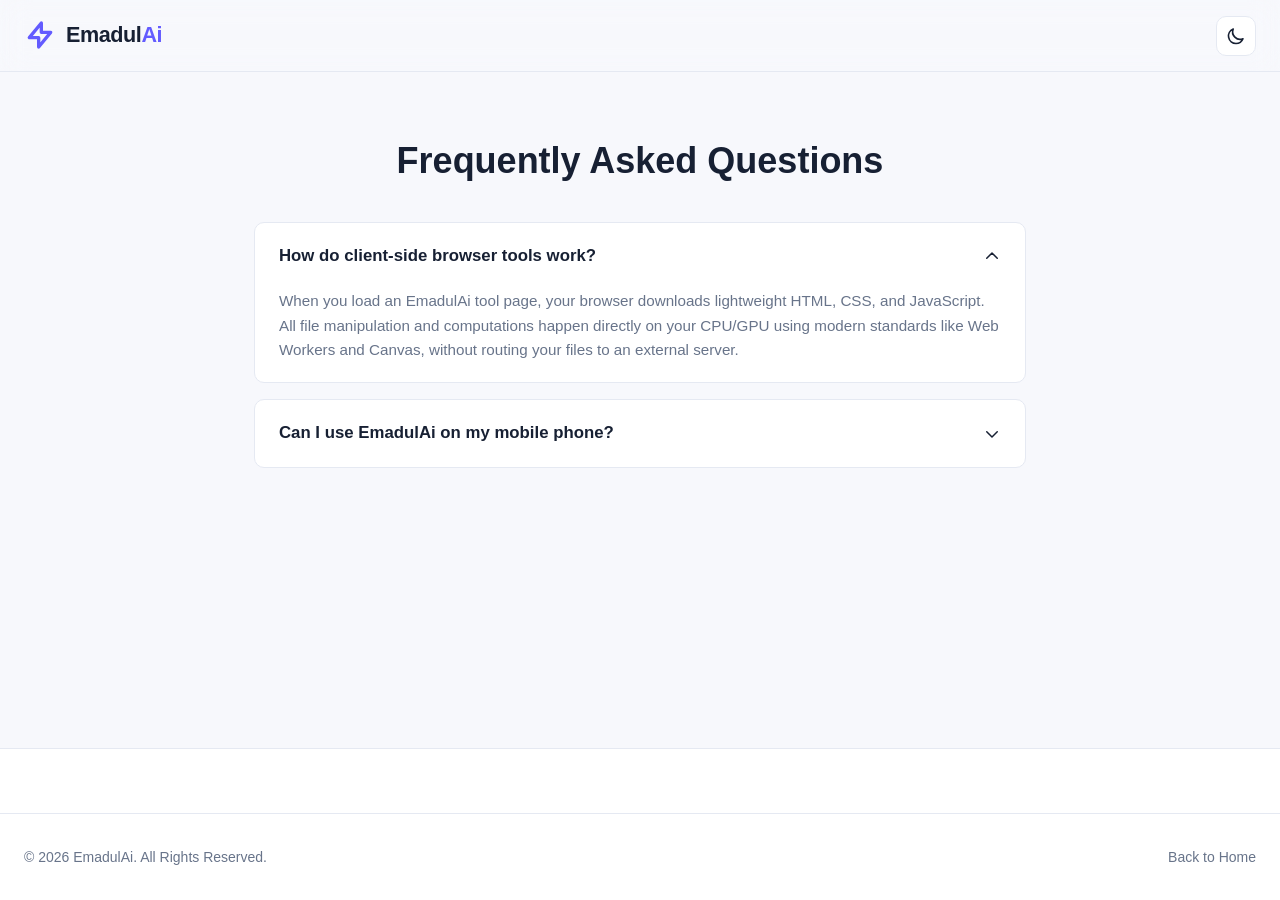
<file: pages/faq.html>
<!DOCTYPE html>
<html lang="en">
<head>
  <meta charset="UTF-8" />
  <meta name="viewport" content="width=device-width, initial-scale=1.0" />
  <title>Frequently Asked Questions — EmadulAi</title>
  <link rel="stylesheet" href="../assets/css/style.css" />
  <link rel="stylesheet" href="../assets/css/components.css" />
</head>
<body>
  <header class="site-header">
    <div class="container header-container">
      <a href="../index.html" class="brand-logo">
        <svg fill="none" viewBox="0 0 24 24" stroke="currentColor"><path stroke-linecap="round" stroke-linejoin="round" stroke-width="2.5" d="M13 10V3L4 14h7v7l9-11h-7z" /></svg>
        <span>Emadul<span class="ai">Ai</span></span>
      </a>
      <div class="header-actions">
        <button class="icon-btn" id="themeToggleBtn" aria-label="Toggle Theme"><svg fill="none" viewBox="0 0 24 24" stroke="currentColor"><path stroke-linecap="round" stroke-linejoin="round" stroke-width="2" d="M20.354 15.354A9 9 0 018.646 3.646 9.003 9.003 0 0012 21a9.003 9.003 0 008.354-5.646z" /></svg></button>
      </div>
    </div>
  </header>

  <main class="container" style="padding: 60px 24px; max-width: 820px;">
    <h1 style="font-size: 2.25rem; margin-bottom: 32px; text-align: center;">Frequently Asked Questions</h1>

    <div class="faq-list">
      <div class="faq-item open">
        <button class="faq-question">
          How do client-side browser tools work?
          <svg fill="none" viewBox="0 0 24 24" stroke="currentColor"><path stroke-linecap="round" stroke-linejoin="round" stroke-width="2" d="M19 9l-7 7-7-7"/></svg>
        </button>
        <div class="faq-answer">
          When you load an EmadulAi tool page, your browser downloads lightweight HTML, CSS, and JavaScript. All file manipulation and computations happen directly on your CPU/GPU using modern standards like Web Workers and Canvas, without routing your files to an external server.
        </div>
      </div>

      <div class="faq-item">
        <button class="faq-question">
          Can I use EmadulAi on my mobile phone?
          <svg fill="none" viewBox="0 0 24 24" stroke="currentColor"><path stroke-linecap="round" stroke-linejoin="round" stroke-width="2" d="M19 9l-7 7-7-7"/></svg>
        </button>
        <div class="faq-answer">
          Yes. The platform is responsive across iOS, Android, and tablets, with touch-optimized controls and slide-out navigation.
        </div>
      </div>
    </div>
  </main>

  <footer class="site-footer">
    <div class="container footer-bottom">
      <p>&copy; 2026 EmadulAi. All Rights Reserved.</p>
      <a href="../index.html">Back to Home</a>
    </div>
  </footer>
  <script src="../assets/js/tools.js"></script>
  <script src="../assets/js/app.js"></script>
</body>
</html>
</file>
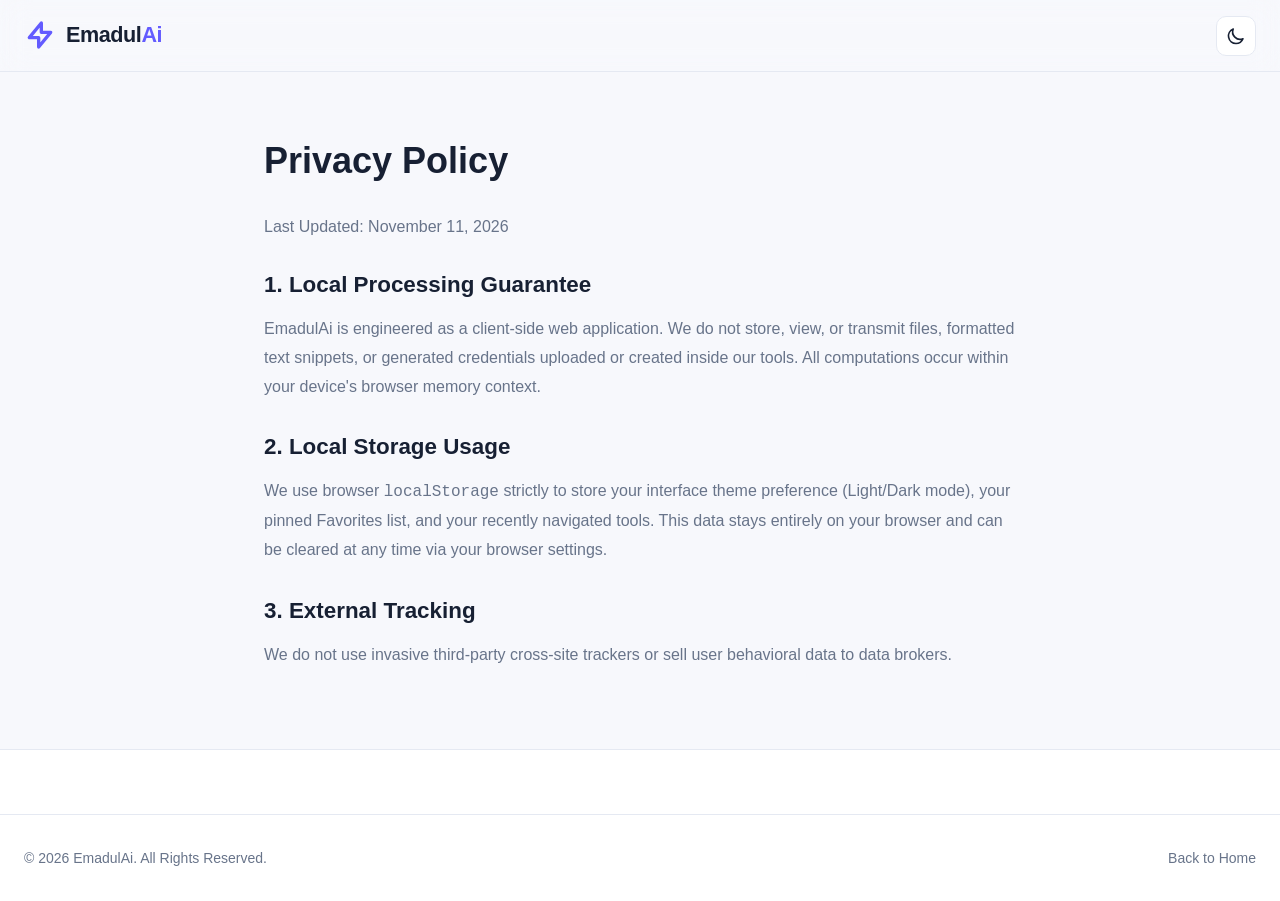
<file: pages/privacy-policy.html>
<!DOCTYPE html>
<html lang="en">
<head>
  <meta charset="UTF-8" />
  <meta name="viewport" content="width=device-width, initial-scale=1.0" />
  <title>Privacy Policy — EmadulAi</title>
  <meta name="description" content="EmadulAi client-side privacy policy and data governance." />
  <link rel="stylesheet" href="../assets/css/style.css" />
  <link rel="stylesheet" href="../assets/css/components.css" />
</head>
<body>
  <header class="site-header">
    <div class="container header-container">
      <a href="../index.html" class="brand-logo">
        <svg fill="none" viewBox="0 0 24 24" stroke="currentColor"><path stroke-linecap="round" stroke-linejoin="round" stroke-width="2.5" d="M13 10V3L4 14h7v7l9-11h-7z" /></svg>
        <span>Emadul<span class="ai">Ai</span></span>
      </a>
      <div class="header-actions">
        <button class="icon-btn" id="themeToggleBtn" aria-label="Toggle Theme"><svg fill="none" viewBox="0 0 24 24" stroke="currentColor"><path stroke-linecap="round" stroke-linejoin="round" stroke-width="2" d="M20.354 15.354A9 9 0 018.646 3.646 9.003 9.003 0 0012 21a9.003 9.003 0 008.354-5.646z" /></svg></button>
      </div>
    </div>
  </header>

  <main class="container" style="padding: 60px 24px; max-width: 800px;">
    <h1 style="font-size: 2.25rem; margin-bottom: 24px;">Privacy Policy</h1>
    <p style="color: var(--color-text-muted); margin-bottom: 20px;">Last Updated: November 11, 2026</p>
    
    <h2 style="font-size: 1.4rem; margin: 28px 0 12px;">1. Local Processing Guarantee</h2>
    <p style="color: var(--color-text-muted); line-height: 1.8; margin-bottom: 20px;">
      EmadulAi is engineered as a client-side web application. We do not store, view, or transmit files, formatted text snippets, or generated credentials uploaded or created inside our tools. All computations occur within your device's browser memory context.
    </p>

    <h2 style="font-size: 1.4rem; margin: 28px 0 12px;">2. Local Storage Usage</h2>
    <p style="color: var(--color-text-muted); line-height: 1.8; margin-bottom: 20px;">
      We use browser <code>localStorage</code> strictly to store your interface theme preference (Light/Dark mode), your pinned Favorites list, and your recently navigated tools. This data stays entirely on your browser and can be cleared at any time via your browser settings.
    </p>

    <h2 style="font-size: 1.4rem; margin: 28px 0 12px;">3. External Tracking</h2>
    <p style="color: var(--color-text-muted); line-height: 1.8; margin-bottom: 20px;">
      We do not use invasive third-party cross-site trackers or sell user behavioral data to data brokers.
    </p>
  </main>

  <footer class="site-footer">
    <div class="container footer-bottom">
      <p>&copy; 2026 EmadulAi. All Rights Reserved.</p>
      <a href="../index.html">Back to Home</a>
    </div>
  </footer>
  <script src="../assets/js/tools.js"></script>
  <script src="../assets/js/app.js"></script>
</body>
</html>
</file>
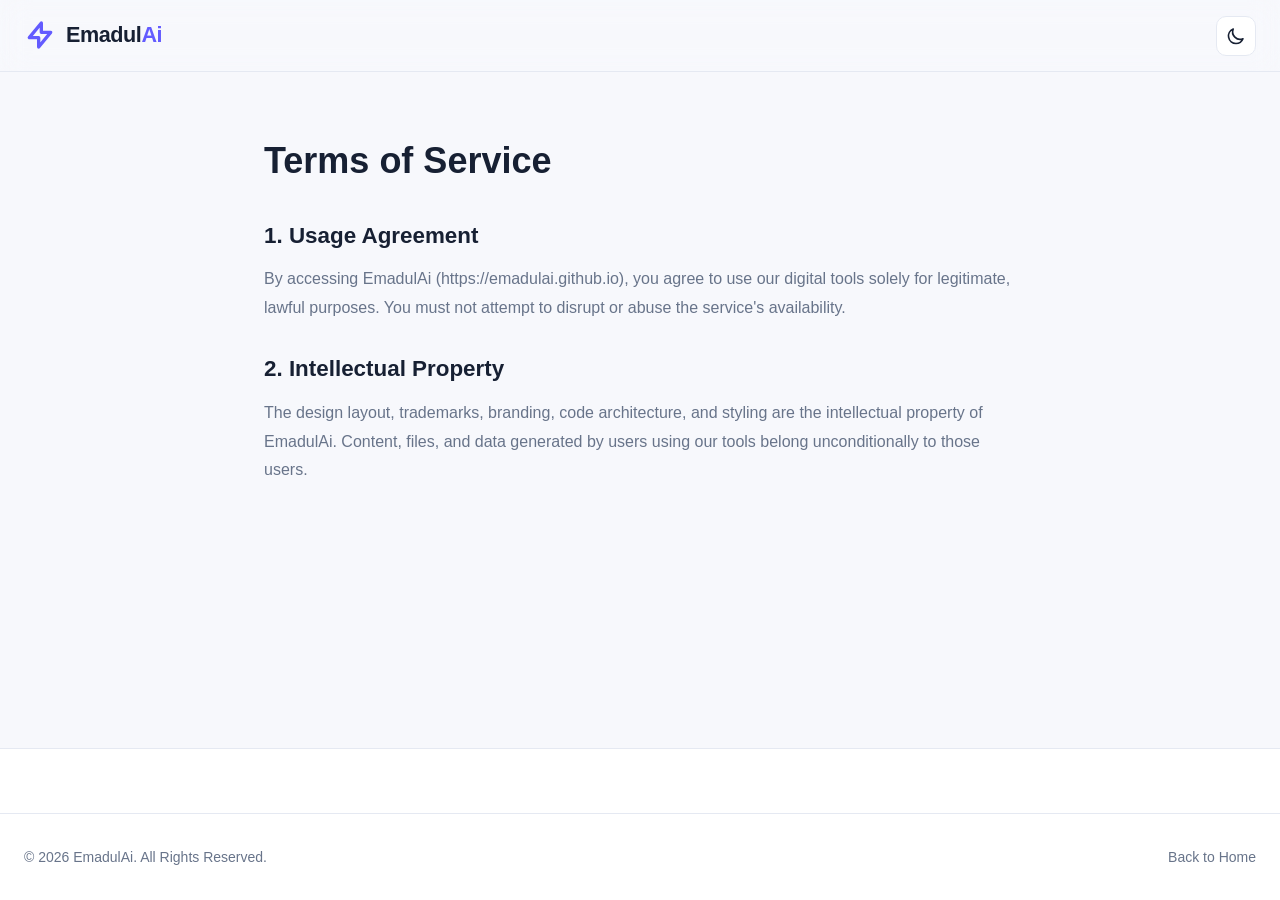
<file: pages/terms.html>
<!DOCTYPE html>
<html lang="en">
<head>
  <meta charset="UTF-8" />
  <meta name="viewport" content="width=device-width, initial-scale=1.0" />
  <title>Terms of Service — EmadulAi</title>
  <link rel="stylesheet" href="../assets/css/style.css" />
  <link rel="stylesheet" href="../assets/css/components.css" />
</head>
<body>
  <header class="site-header">
    <div class="container header-container">
      <a href="../index.html" class="brand-logo">
        <svg fill="none" viewBox="0 0 24 24" stroke="currentColor"><path stroke-linecap="round" stroke-linejoin="round" stroke-width="2.5" d="M13 10V3L4 14h7v7l9-11h-7z" /></svg>
        <span>Emadul<span class="ai">Ai</span></span>
      </a>
      <div class="header-actions">
        <button class="icon-btn" id="themeToggleBtn" aria-label="Toggle Theme"><svg fill="none" viewBox="0 0 24 24" stroke="currentColor"><path stroke-linecap="round" stroke-linejoin="round" stroke-width="2" d="M20.354 15.354A9 9 0 018.646 3.646 9.003 9.003 0 0012 21a9.003 9.003 0 008.354-5.646z" /></svg></button>
      </div>
    </div>
  </header>

  <main class="container" style="padding: 60px 24px; max-width: 800px;">
    <h1 style="font-size: 2.25rem; margin-bottom: 24px;">Terms of Service</h1>
    <h2 style="font-size: 1.4rem; margin: 28px 0 12px;">1. Usage Agreement</h2>
    <p style="color: var(--color-text-muted); line-height: 1.8; margin-bottom: 20px;">
      By accessing EmadulAi (https://emadulai.github.io), you agree to use our digital tools solely for legitimate, lawful purposes. You must not attempt to disrupt or abuse the service's availability.
    </p>
    <h2 style="font-size: 1.4rem; margin: 28px 0 12px;">2. Intellectual Property</h2>
    <p style="color: var(--color-text-muted); line-height: 1.8; margin-bottom: 20px;">
      The design layout, trademarks, branding, code architecture, and styling are the intellectual property of EmadulAi. Content, files, and data generated by users using our tools belong unconditionally to those users.
    </p>
  </main>

  <footer class="site-footer">
    <div class="container footer-bottom">
      <p>&copy; 2026 EmadulAi. All Rights Reserved.</p>
      <a href="../index.html">Back to Home</a>
    </div>
  </footer>
  <script src="../assets/js/tools.js"></script>
  <script src="../assets/js/app.js"></script>
</body>
</html>
</file>
<file: assets/css/style.css>
/* ==========================================================================
   EmadulAi — Core Design System & Tokens
   ========================================================================== */

:root {
  /* Color Palette - Light Mode */
  --color-primary: #635bff;
  --color-primary-hover: #5046e5;
  --color-primary-rgb: 99, 91, 255;
  --color-secondary: #2563eb;
  --color-accent: #06b6d4;
  --color-bg: #f7f8fc;
  --color-surface: #ffffff;
  --color-surface-raised: #ffffff;
  --color-text: #172033;
  --color-text-muted: #68748a;
  --color-border: #e5e9f2;
  --color-border-subtle: #f0f3fa;
  --color-success: #10b981;
  --color-warning: #f59e0b;
  --color-danger: #ef4444;

  /* Shadows */
  --shadow-sm: 0 1px 2px rgba(16, 24, 40, 0.05);
  --shadow-md: 0 4px 6px -1px rgba(16, 24, 40, 0.08), 0 2px 4px -2px rgba(16, 24, 40, 0.05);
  --shadow-lg: 0 12px 16px -4px rgba(16, 24, 40, 0.08), 0 4px 6px -2px rgba(16, 24, 40, 0.03);
  --shadow-xl: 0 20px 24px -4px rgba(16, 24, 40, 0.1), 0 8px 8px -4px rgba(16, 24, 40, 0.04);
  --shadow-glow: 0 0 24px rgba(99, 91, 255, 0.25);

  /* Layout & Geometry */
  --radius-sm: 6px;
  --radius-md: 10px;
  --radius-lg: 16px;
  --radius-full: 9999px;
  --header-height: 72px;
  --sidebar-width: 280px;
  --container-max-width: 1280px;

  /* Transitions */
  --transition-fast: 150ms cubic-bezier(0.4, 0, 0.2, 1);
  --transition-normal: 250ms cubic-bezier(0.4, 0, 0.2, 1);
  --transition-slow: 350ms cubic-bezier(0.4, 0, 0.2, 1);
}

/* Color Palette - Dark Mode */
[data-theme="dark"] {
  --color-bg: #0c1220;
  --color-surface: #141b2d;
  --color-surface-raised: #1c253b;
  --color-text: #f3f5f9;
  --color-text-muted: #9ba7bc;
  --color-border: #232d45;
  --color-border-subtle: #192237;
  --shadow-sm: 0 1px 2px rgba(0, 0, 0, 0.4);
  --shadow-md: 0 4px 6px -1px rgba(0, 0, 0, 0.5);
  --shadow-lg: 0 12px 16px -4px rgba(0, 0, 0, 0.6);
  --shadow-xl: 0 20px 24px -4px rgba(0, 0, 0, 0.7);
  --shadow-glow: 0 0 32px rgba(99, 91, 255, 0.35);
}

/* ==========================================================================
   CSS Reset & Base Typography
   ========================================================================== */

*, *::before, *::after {
  box-sizing: border-box;
  margin: 0;
  padding: 0;
}

html {
  font-family: -apple-system, BlinkMacSystemFont, "Segoe UI", Roboto, Helvetica, Arial, sans-serif;
  font-size: 16px;
  scroll-behavior: smooth;
  color-scheme: light dark;
}

body {
  background-color: var(--color-bg);
  color: var(--color-text);
  line-height: 1.6;
  min-height: 100vh;
  display: flex;
  flex-direction: column;
  overflow-x: hidden;
  transition: background-color var(--transition-normal), color var(--transition-normal);
}

a {
  color: inherit;
  text-decoration: none;
}

button {
  font: inherit;
  color: inherit;
  background: none;
  border: none;
  cursor: pointer;
}

ul, ol {
  list-style: none;
}

img, svg {
  display: block;
  max-width: 100%;
}

:focus-visible {
  outline: 2px solid var(--color-primary);
  outline-offset: 3px;
}

.container {
  width: 100%;
  max-width: var(--container-max-width);
  margin-left: auto;
  margin-right: auto;
  padding-left: 24px;
  padding-right: 24px;
}

/* ==========================================================================
   Sticky Header
   ========================================================================== */

.site-header {
  position: sticky;
  top: 0;
  height: var(--header-height);
  background-color: rgba(var(--color-surface), 0.85);
  backdrop-filter: blur(14px);
  -webkit-backdrop-filter: blur(14px);
  border-bottom: 1px solid var(--color-border);
  z-index: 1000;
  display: flex;
  align-items: center;
  transition: background-color var(--transition-normal), border-color var(--transition-normal);
}

.header-container {
  display: flex;
  align-items: center;
  justify-content: space-between;
  gap: 20px;
}

.header-left {
  display: flex;
  align-items: center;
  gap: 16px;
}

.brand-logo {
  display: flex;
  align-items: center;
  gap: 10px;
  font-size: 1.35rem;
  font-weight: 800;
  letter-spacing: -0.02em;
  color: var(--color-text);
}

.brand-logo svg {
  width: 32px;
  height: 32px;
  color: var(--color-primary);
}

.brand-logo span.ai {
  color: var(--color-primary);
}

.desktop-nav {
  display: flex;
  align-items: center;
  gap: 6px;
}

.nav-link {
  font-size: 0.925rem;
  font-weight: 500;
  color: var(--color-text-muted);
  padding: 8px 14px;
  border-radius: var(--radius-sm);
  transition: color var(--transition-fast), background-color var(--transition-fast);
}

.nav-link:hover,
.nav-link.active {
  color: var(--color-primary);
  background-color: rgba(var(--color-primary-rgb), 0.08);
}

.header-actions {
  display: flex;
  align-items: center;
  gap: 10px;
}

.icon-btn {
  width: 40px;
  height: 40px;
  display: inline-flex;
  align-items: center;
  justify-content: center;
  border-radius: var(--radius-md);
  border: 1px solid var(--color-border);
  background-color: var(--color-surface);
  color: var(--color-text);
  transition: all var(--transition-fast);
}

.icon-btn:hover {
  background-color: var(--color-bg);
  border-color: var(--color-primary);
  color: var(--color-primary);
}

.icon-btn svg {
  width: 20px;
  height: 20px;
}

.mobile-toggle {
  display: none;
}

/* ==========================================================================
   Footer
   ========================================================================== */

.site-footer {
  margin-top: auto;
  background-color: var(--color-surface);
  border-top: 1px solid var(--color-border);
  padding: 64px 0 32px;
  font-size: 0.925rem;
}

.footer-grid {
  display: grid;
  grid-template-columns: 2fr repeat(3, 1fr);
  gap: 48px;
  margin-bottom: 48px;
}

.footer-brand p {
  margin-top: 14px;
  color: var(--color-text-muted);
  max-width: 340px;
  font-size: 0.95rem;
  line-height: 1.6;
}

.footer-column h3 {
  font-size: 0.95rem;
  font-weight: 700;
  text-transform: uppercase;
  letter-spacing: 0.06em;
  margin-bottom: 18px;
  color: var(--color-text);
}

.footer-column ul {
  display: flex;
  flex-direction: column;
  gap: 12px;
}

.footer-column a {
  color: var(--color-text-muted);
  transition: color var(--transition-fast);
}

.footer-column a:hover {
  color: var(--color-primary);
}

.footer-bottom {
  display: flex;
  align-items: center;
  justify-content: space-between;
  padding-top: 32px;
  border-top: 1px solid var(--color-border);
  color: var(--color-text-muted);
  font-size: 0.875rem;
}

@media (max-width: 992px) {
  .desktop-nav {
    display: none;
  }
  .mobile-toggle {
    display: inline-flex;
  }
  .footer-grid {
    grid-template-columns: 1fr 1fr;
    gap: 36px;
  }
}

@media (max-width: 600px) {
  .footer-grid {
    grid-template-columns: 1fr;
    gap: 32px;
  }
  .footer-bottom {
    flex-direction: column;
    gap: 12px;
    text-align: center;
  }
}
</file>
<file: assets/css/components.css>
/* ==========================================================================
   EmadulAi — Interactive UI Components & Cards
   ========================================================================== */

/* Hero Section */
.hero-section {
  padding: 80px 0 60px;
  text-align: center;
  position: relative;
}

.hero-pill {
  display: inline-flex;
  align-items: center;
  gap: 8px;
  padding: 6px 14px;
  background-color: rgba(var(--color-primary-rgb), 0.1);
  border: 1px solid rgba(var(--color-primary-rgb), 0.25);
  color: var(--color-primary);
  border-radius: var(--radius-full);
  font-size: 0.85rem;
  font-weight: 600;
  margin-bottom: 24px;
}

.hero-pill svg {
  width: 16px;
  height: 16px;
}

.hero-title {
  font-size: clamp(2.25rem, 5vw, 3.75rem);
  font-weight: 800;
  letter-spacing: -0.03em;
  line-height: 1.15;
  margin-bottom: 20px;
  max-width: 900px;
  margin-left: auto;
  margin-right: auto;
}

.hero-title span {
  background: linear-gradient(135deg, var(--color-primary) 0%, var(--color-secondary) 100%);
  -webkit-background-clip: text;
  -webkit-text-fill-color: transparent;
}

.hero-description {
  font-size: clamp(1rem, 2vw, 1.25rem);
  color: var(--color-text-muted);
  max-width: 680px;
  margin: 0 auto 36px;
}

.hero-actions {
  display: flex;
  align-items: center;
  justify-content: center;
  gap: 16px;
  flex-wrap: wrap;
}

.btn {
  display: inline-flex;
  align-items: center;
  justify-content: center;
  gap: 8px;
  padding: 12px 24px;
  font-size: 0.95rem;
  font-weight: 600;
  border-radius: var(--radius-md);
  transition: all var(--transition-fast);
  cursor: pointer;
}

.btn svg {
  width: 18px;
  height: 18px;
}

.btn-primary {
  background-color: var(--color-primary);
  color: #ffffff;
  box-shadow: 0 4px 12px rgba(var(--color-primary-rgb), 0.35);
}

.btn-primary:hover {
  background-color: var(--color-primary-hover);
  transform: translateY(-1px);
}

.btn-secondary {
  background-color: var(--color-surface);
  border: 1px solid var(--color-border);
  color: var(--color-text);
}

.btn-secondary:hover {
  background-color: var(--color-bg);
  border-color: var(--color-primary);
  color: var(--color-primary);
}

/* Global Search Component */
.search-wrapper {
  max-width: 680px;
  margin: 40px auto 0;
  position: relative;
}

.search-box {
  display: flex;
  align-items: center;
  background-color: var(--color-surface);
  border: 1px solid var(--color-border);
  border-radius: var(--radius-lg);
  padding: 8px 16px;
  box-shadow: var(--shadow-lg);
  transition: all var(--transition-fast);
}

.search-box:focus-within {
  border-color: var(--color-primary);
  box-shadow: var(--shadow-glow);
}

.search-icon-left {
  width: 22px;
  height: 22px;
  color: var(--color-text-muted);
  margin-right: 12px;
  flex-shrink: 0;
}

.search-input {
  flex: 1;
  border: none;
  outline: none;
  font-size: 1rem;
  color: var(--color-text);
  background: transparent;
}

.search-clear-btn {
  width: 28px;
  height: 28px;
  display: none;
  align-items: center;
  justify-content: center;
  border-radius: var(--radius-full);
  color: var(--color-text-muted);
  cursor: pointer;
}

.search-clear-btn:hover {
  background-color: var(--color-bg);
  color: var(--color-text);
}

.search-clear-btn svg {
  width: 16px;
  height: 16px;
}

.search-meta {
  display: flex;
  align-items: center;
  justify-content: space-between;
  margin-top: 10px;
  padding: 0 8px;
  font-size: 0.85rem;
  color: var(--color-text-muted);
}

/* Section Header */
.section-header {
  display: flex;
  align-items: flex-end;
  justify-content: space-between;
  margin-bottom: 28px;
}

.section-title-wrap h2 {
  font-size: 1.75rem;
  font-weight: 700;
  letter-spacing: -0.02em;
}

.section-title-wrap p {
  color: var(--color-text-muted);
  margin-top: 4px;
  font-size: 0.95rem;
}

/* Category Filter Bar */
.category-filter-bar {
  display: flex;
  align-items: center;
  gap: 8px;
  overflow-x: auto;
  padding-bottom: 12px;
  margin-bottom: 32px;
  -webkit-overflow-scrolling: touch;
}

.category-filter-bar::-webkit-scrollbar {
  height: 4px;
}

.category-filter-bar::-webkit-scrollbar-thumb {
  background: var(--color-border);
  border-radius: var(--radius-full);
}

.category-chip {
  display: inline-flex;
  align-items: center;
  gap: 8px;
  padding: 8px 16px;
  border-radius: var(--radius-full);
  background-color: var(--color-surface);
  border: 1px solid var(--color-border);
  font-size: 0.875rem;
  font-weight: 500;
  color: var(--color-text-muted);
  white-space: nowrap;
  transition: all var(--transition-fast);
  cursor: pointer;
}

.category-chip:hover {
  border-color: var(--color-primary);
  color: var(--color-primary);
}

.category-chip.active {
  background-color: var(--color-primary);
  color: #ffffff;
  border-color: var(--color-primary);
  box-shadow: 0 2px 8px rgba(var(--color-primary-rgb), 0.3);
}

.category-chip .count {
  font-size: 0.75rem;
  padding: 2px 6px;
  border-radius: var(--radius-full);
  background-color: rgba(0, 0, 0, 0.08);
}

[data-theme="dark"] .category-chip .count {
  background-color: rgba(255, 255, 255, 0.12);
}

.category-chip.active .count {
  background-color: rgba(255, 255, 255, 0.25);
  color: #ffffff;
}

/* Tool Cards Grid */
.tools-grid {
  display: grid;
  grid-template-columns: repeat(auto-fill, minmax(300px, 1fr));
  gap: 24px;
  margin-bottom: 40px;
}

.tool-card {
  background-color: var(--color-surface);
  border: 1px solid var(--color-border);
  border-radius: var(--radius-lg);
  padding: 24px;
  display: flex;
  flex-direction: column;
  position: relative;
  transition: transform var(--transition-fast), box-shadow var(--transition-fast), border-color var(--transition-fast);
}

.tool-card:hover {
  transform: translateY(-4px);
  box-shadow: var(--shadow-lg);
  border-color: rgba(var(--color-primary-rgb), 0.4);
}

.card-top {
  display: flex;
  align-items: flex-start;
  justify-content: space-between;
  margin-bottom: 16px;
}

.card-icon-wrap {
  width: 48px;
  height: 48px;
  border-radius: var(--radius-md);
  background-color: rgba(var(--color-primary-rgb), 0.1);
  color: var(--color-primary);
  display: flex;
  align-items: center;
  justify-content: center;
}

.card-icon-wrap svg {
  width: 24px;
  height: 24px;
}

.card-favorite-btn {
  width: 36px;
  height: 36px;
  display: inline-flex;
  align-items: center;
  justify-content: center;
  border-radius: var(--radius-full);
  color: var(--color-text-muted);
  transition: color var(--transition-fast), background-color var(--transition-fast);
}

.card-favorite-btn:hover {
  background-color: var(--color-bg);
  color: var(--color-danger);
}

.card-favorite-btn.favorited {
  color: var(--color-danger);
}

.card-favorite-btn svg {
  width: 18px;
  height: 18px;
}

.card-badge {
  display: inline-block;
  align-self: flex-start;
  font-size: 0.75rem;
  font-weight: 600;
  padding: 3px 8px;
  border-radius: var(--radius-sm);
  margin-bottom: 8px;
  text-transform: uppercase;
  letter-spacing: 0.04em;
}

.badge-available {
  background-color: rgba(16, 185, 129, 0.12);
  color: var(--color-success);
}

.badge-coming-soon {
  background-color: rgba(245, 158, 11, 0.12);
  color: var(--color-warning);
}

.tool-card h3 {
  font-size: 1.15rem;
  font-weight: 700;
  margin-bottom: 8px;
}

.tool-card p {
  color: var(--color-text-muted);
  font-size: 0.9rem;
  line-height: 1.5;
  margin-bottom: 20px;
  flex: 1;
}

.card-footer {
  display: flex;
  align-items: center;
  justify-content: space-between;
  border-top: 1px solid var(--color-border);
  padding-top: 14px;
  margin-top: auto;
}

.card-category-label {
  font-size: 0.8rem;
  color: var(--color-text-muted);
  font-weight: 500;
}

.card-action-link {
  font-size: 0.875rem;
  font-weight: 600;
  color: var(--color-primary);
  display: inline-flex;
  align-items: center;
  gap: 4px;
}

.card-action-link:hover {
  text-decoration: underline;
}

.card-action-link svg {
  width: 14px;
  height: 14px;
}

/* Empty State */
.empty-state {
  text-align: center;
  padding: 60px 20px;
  background-color: var(--color-surface);
  border: 1px dashed var(--color-border);
  border-radius: var(--radius-lg);
  margin: 20px 0;
}

.empty-state svg {
  width: 48px;
  height: 48px;
  color: var(--color-text-muted);
  margin: 0 auto 16px;
}

.empty-state h3 {
  font-size: 1.15rem;
  margin-bottom: 8px;
}

.empty-state p {
  color: var(--color-text-muted);
  font-size: 0.9rem;
  max-width: 400px;
  margin: 0 auto;
}

/* Feature/Why Choose Us Grid */
.features-grid {
  display: grid;
  grid-template-columns: repeat(auto-fit, minmax(260px, 1fr));
  gap: 24px;
  margin: 40px 0 80px;
}

.feature-box {
  background-color: var(--color-surface);
  border: 1px solid var(--color-border);
  border-radius: var(--radius-lg);
  padding: 32px 24px;
  transition: border-color var(--transition-fast);
}

.feature-box:hover {
  border-color: var(--color-primary);
}

.feature-icon {
  width: 48px;
  height: 48px;
  border-radius: var(--radius-md);
  background-color: rgba(var(--color-primary-rgb), 0.1);
  color: var(--color-primary);
  display: flex;
  align-items: center;
  justify-content: center;
  margin-bottom: 20px;
}

.feature-icon svg {
  width: 24px;
  height: 24px;
}

.feature-box h3 {
  font-size: 1.2rem;
  font-weight: 700;
  margin-bottom: 10px;
}

.feature-box p {
  color: var(--color-text-muted);
  font-size: 0.925rem;
  line-height: 1.6;
}

/* FAQ Accordion */
.faq-list {
  max-width: 820px;
  margin: 0 auto 80px;
  display: flex;
  flex-direction: column;
  gap: 16px;
}

.faq-item {
  background-color: var(--color-surface);
  border: 1px solid var(--color-border);
  border-radius: var(--radius-md);
  overflow: hidden;
}

.faq-question {
  width: 100%;
  padding: 20px 24px;
  text-align: left;
  display: flex;
  align-items: center;
  justify-content: space-between;
  font-size: 1.05rem;
  font-weight: 600;
  cursor: pointer;
}

.faq-question svg {
  width: 18px;
  height: 18px;
  transition: transform var(--transition-fast);
}

.faq-item.open .faq-question svg {
  transform: rotate(180deg);
}

.faq-answer {
  max-height: 0;
  overflow: hidden;
  transition: max-height var(--transition-normal);
  padding: 0 24px;
  color: var(--color-text-muted);
  font-size: 0.95rem;
  line-height: 1.6;
}

.faq-item.open .faq-answer {
  max-height: 250px;
  padding-bottom: 20px;
}

/* Slide-out Sidebar Drawer */
.sidebar-overlay {
  position: fixed;
  inset: 0;
  background-color: rgba(12, 18, 32, 0.65);
  backdrop-filter: blur(4px);
  z-index: 1100;
  opacity: 0;
  visibility: hidden;
  transition: opacity var(--transition-normal), visibility var(--transition-normal);
}

.sidebar-overlay.active {
  opacity: 1;
  visibility: visible;
}

.app-sidebar {
  position: fixed;
  top: 0;
  left: 0;
  bottom: 0;
  width: var(--sidebar-width);
  background-color: var(--color-surface);
  border-right: 1px solid var(--color-border);
  z-index: 1200;
  transform: translateX(-100%);
  transition: transform var(--transition-normal);
  display: flex;
  flex-direction: column;
  overflow-y: auto;
}

.app-sidebar.open {
  transform: translateX(0);
}

.sidebar-header {
  padding: 20px;
  display: flex;
  align-items: center;
  justify-content: space-between;
  border-bottom: 1px solid var(--color-border);
}

.sidebar-body {
  padding: 20px;
  flex: 1;
  display: flex;
  flex-direction: column;
  gap: 28px;
}

.sidebar-group-title {
  font-size: 0.75rem;
  font-weight: 700;
  text-transform: uppercase;
  letter-spacing: 0.08em;
  color: var(--color-text-muted);
  margin-bottom: 12px;
}

.sidebar-nav-list {
  display: flex;
  flex-direction: column;
  gap: 4px;
}

.sidebar-link {
  display: flex;
  align-items: center;
  justify-content: space-between;
  padding: 10px 14px;
  border-radius: var(--radius-sm);
  font-size: 0.9rem;
  font-weight: 500;
  color: var(--color-text-muted);
  transition: background-color var(--transition-fast), color var(--transition-fast);
}

.sidebar-link:hover,
.sidebar-link.active {
  background-color: rgba(var(--color-primary-rgb), 0.08);
  color: var(--color-primary);
}

.sidebar-link-content {
  display: flex;
  align-items: center;
  gap: 12px;
}

.sidebar-link-content svg {
  width: 18px;
  height: 18px;
}

.sidebar-count {
  font-size: 0.75rem;
  padding: 2px 6px;
  border-radius: var(--radius-full);
  background-color: var(--color-bg);
}
</file>
